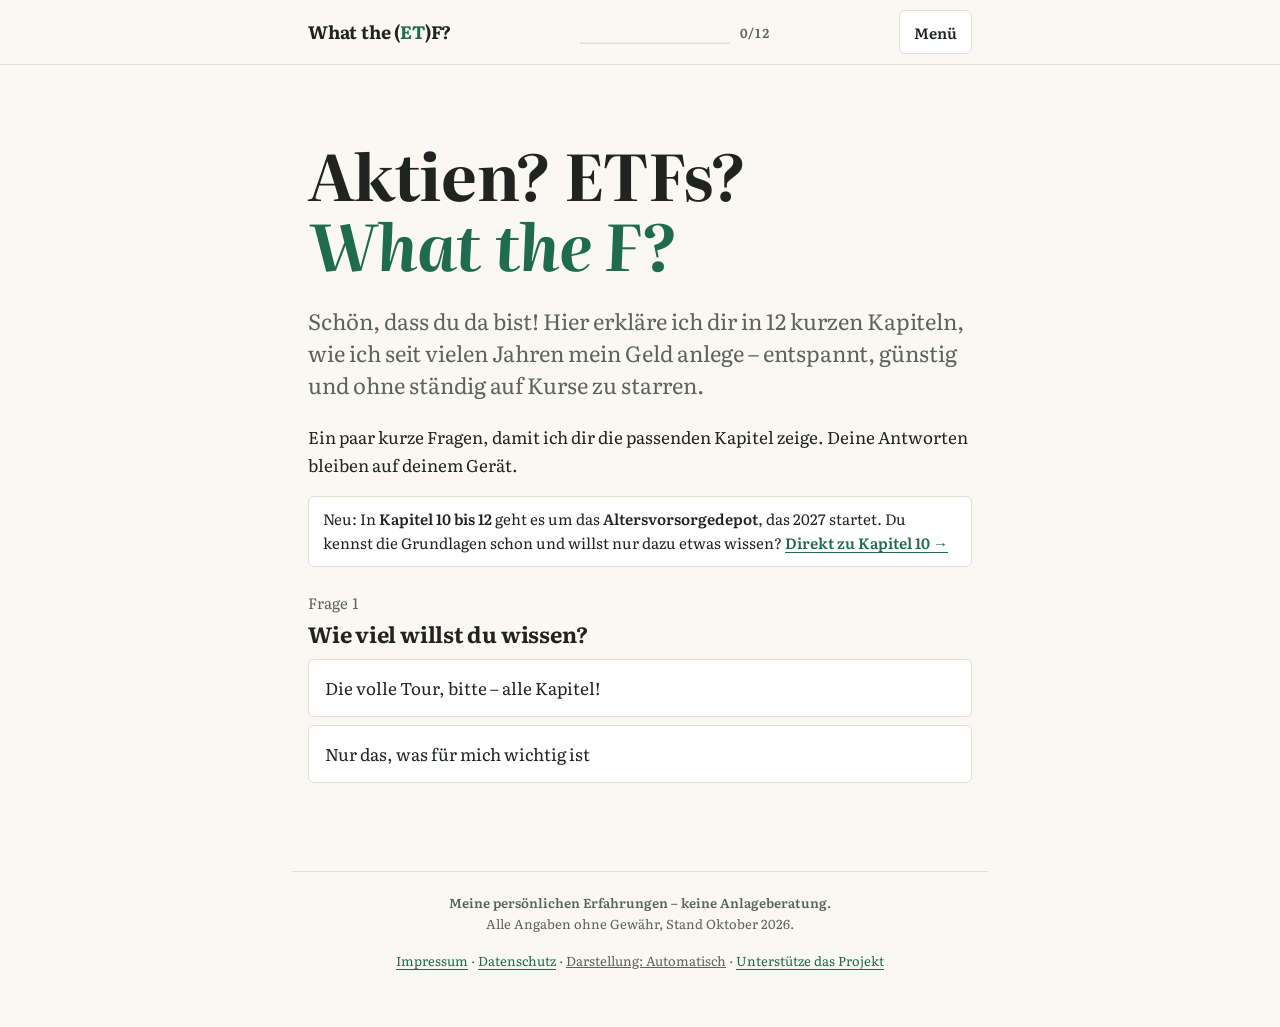
<file: index.html>
<!doctype html>
<html lang="de">
<head>
  <meta charset="utf-8">
  <meta name="viewport" content="width=device-width, initial-scale=1">
  <title>What the (ET)F? – ETFs einfach erklärt</title>
  <meta name="description" content="Keine Angst vor dem Aktienmarkt: ETFs in 12 kurzen Kapiteln spielerisch erklärt – von einem Freund, nicht von einer Bank.">
  <meta name="theme-color" content="#FBF8F3" media="(prefers-color-scheme: light)">
  <meta name="theme-color" content="#151916" media="(prefers-color-scheme: dark)">
  <meta property="og:type" content="website">
  <meta property="og:title" content="What the (ET)F?">
  <meta property="og:description" content="ETFs in 12 kurzen Kapiteln – ehrlich, verständlich und ohne Verkaufsgespräch.">
  <meta property="og:url" content="https://whattheetf.de/">
  <meta property="og:image" content="https://whattheetf.de/og-image.png">
  <meta property="og:image:width" content="1200">
  <meta property="og:image:height" content="630">
  <meta name="twitter:card" content="summary_large_image">
  <meta property="og:locale" content="de_DE">
  <link rel="icon" href="favicon.ico" sizes="48x48">
  <link rel="icon" href="favicon.svg" type="image/svg+xml">
  <link rel="apple-touch-icon" href="apple-touch-icon.png">
  <link rel="preload" href="fonts/literata.woff2" as="font" type="font/woff2" crossorigin>
  <link rel="stylesheet" href="css/style.css">
  <script>document.documentElement.classList.add('js');try{const t=localStorage.getItem('wtetf:theme');if(t)document.documentElement.dataset.theme=t}catch(e){}</script>
  <script type="module" src="js/app.js"></script>
</head>
<body>
  <a class="skip" href="#main">Zum Inhalt springen</a>

  <header class="topbar">
    <div class="topbar-inner">
      <a class="logo" href="#kapitel-0" aria-label="What the (ET)F? – zum Anfang">What the (<span>ET</span>)F?</a>
      <div class="progress" role="progressbar" aria-label="Fortschritt" aria-valuemin="0" aria-valuemax="100" aria-valuenow="0" aria-valuetext="Check-in">
        <svg viewBox="0 0 100 10" preserveAspectRatio="none" aria-hidden="true"><line class="progress-track" x1="0" y1="9" x2="100" y2="9"/><polyline class="progress-line" points="0,9"/></svg>
        <span class="progress-count" data-count aria-hidden="true">0/11</span>
      </div>
      <button class="menu-btn" type="button" aria-controls="toc" aria-expanded="false">Menü</button>
    </div>
  </header>

  <nav id="toc" class="toc" hidden aria-label="Menü">
    <a class="toc-jump" href="#naechste-schritte" data-jump><span>Direkt zu den 3 Schritten&nbsp;→</span><small>Depot eröffnen, Sparplan einrichten – zum Abhaken auf der letzten Seite</small></a>
    <p class="toc-label">Kapitel</p>
    <ol></ol>
    <fieldset class="theme-pick">
      <legend class="toc-label">Darstellung</legend>
      <label><input type="radio" name="theme" value="auto" checked><span>Automatisch</span></label>
      <label><input type="radio" name="theme" value="light"><span>Hell</span></label>
      <label><input type="radio" name="theme" value="dark"><span>Dunkel</span></label>
    </fieldset>
    <button class="link-btn" type="button" data-reset><span aria-hidden="true">↺&nbsp;</span>Antworten und Fortschritt zurücksetzen</button>
  </nav>

  <main id="main">
    <div class="consent" data-consent hidden>
      <h2 id="consent-title" tabindex="-1">Kurz vorab</h2>
      <p>Was du hier liest, sind <strong>meine persönlichen Erfahrungen und meine Meinung</strong> – keine Anlageberatung und keine Empfehlung, ein bestimmtes Produkt zu kaufen. Geldanlage an der Börse ist mit Risiken verbunden, bis hin zum Verlust.</p>
      <div class="btn-row">
        <button class="btn btn-primary" type="button" data-consent-ok>Verstanden, zum Kapitel</button>
        <a class="btn" href="#kapitel-0">Lieber mit dem Check-in starten</a>
      </div>
    </div>

    <!-- 0 · Check-in -->
    <section class="chapter" id="kapitel-0" data-title="Check-in">
      <h1 tabindex="-1">Aktien? ETFs?<br><em>What the F?</em></h1>
      <p class="lead">Schön, dass du da bist! Hier erkläre ich dir in 12 kurzen Kapiteln, wie ich seit vielen Jahren mein Geld anlege – entspannt, günstig und ohne ständig auf Kurse zu starren.</p>
      <p>Ein paar kurze Fragen, damit ich dir die passenden Kapitel zeige. Deine Antworten bleiben auf deinem Gerät.</p>
      <p class="shortcut">Neu: In <strong>Kapitel 10 bis 12</strong> geht es um das <strong>Altersvorsorgedepot</strong>, das 2027 startet. Du kennst die Grundlagen schon und willst nur dazu etwas wissen? <a href="#kapitel-10">Direkt zu Kapitel 10&nbsp;→</a></p>

      <form class="checkin" id="checkin" novalidate autocomplete="off">
        <p class="checkin-progress" data-stepinfo aria-live="polite" hidden></p>
        <fieldset data-step="tour">
          <legend tabindex="-1">Wie viel willst du wissen?</legend>
          <label class="choice"><input type="radio" name="tour" value="voll" required><span>Die volle Tour, bitte – alle Kapitel!</span></label>
          <label class="choice"><input type="radio" name="tour" value="kurz"><span>Nur das, was für mich wichtig ist</span></label>
        </fieldset>
        <fieldset data-step="level">
          <legend tabindex="-1">Wie gut kennst du dich aus?</legend>
          <label class="choice"><input type="radio" name="level" value="neu" required><span>Börse? Hab ich nur in den Nachrichten gehört.</span></label>
          <label class="choice"><input type="radio" name="level" value="grob"><span>Grob schon mal gehört, aber nie gemacht.</span></label>
          <label class="choice"><input type="radio" name="level" value="depot"><span>Ich hab schon ein Depot und will’s richtig machen.</span></label>
        </fieldset>
        <fieldset data-step="goal">
          <legend tabindex="-1">Wofür willst du anlegen? <small class="multi-hint">Mehrfachauswahl möglich</small> <small class="opt-hint" hidden>(optional, für persönliche Tipps)</small></legend>
          <label class="choice"><input type="checkbox" name="goal" value="rente"><span>Für meine Rente</span></label>
          <label class="choice"><input type="checkbox" name="goal" value="kinder"><span>Für meine Kinder</span></label>
          <label class="choice"><input type="checkbox" name="goal" value="vermoegen"><span>Einfach Vermögen aufbauen</span></label>
        </fieldset>
        <fieldset data-step="worry">
          <legend tabindex="-1">Was hält dich bisher ab? <small class="opt-hint" hidden>(optional, für persönliche Tipps)</small></legend>
          <label class="choice"><input type="radio" name="worry" value="verlust" required><span>Angst, Geld zu verlieren</span></label>
          <label class="choice"><input type="radio" name="worry" value="kompliziert"><span>Klingt kompliziert</span></label>
          <label class="choice"><input type="radio" name="worry" value="zeit"><span>Keine Zeit, mich damit zu beschäftigen</span></label>
          <label class="choice"><input type="radio" name="worry" value="geld"><span>Ich hab zu wenig Geld dafür</span></label>
          <label class="choice"><input type="radio" name="worry" value="nichts"><span>Nichts – ich will mein Wissen auffrischen</span></label>
        </fieldset>

        <div class="checkin-final" data-step="final">
        <div class="disclaimer-box">
          <h2 tabindex="-1">Kurz, aber wichtig</h2>
          <p>Ich bin kein Finanzberater. Das hier ist <strong>meine Erfahrung und meine Meinung</strong> – keine Anlageberatung. Geldanlage birgt Risiken, bis hin zum Verlust.</p>
          <details class="more">
            <summary>Der ganze Hinweis</summary>
            <p>Was du hier liest, ist keine Empfehlung, ein bestimmtes Produkt zu kaufen. Alle Zahlen sind sorgfältig recherchiert (Stand Oktober 2026), aber ohne Gewähr. Bitte informiere dich zusätzlich selbst und entscheide eigenverantwortlich.</p>
          </details>
          <label class="check"><input type="checkbox" name="disclaimer" required><span>Verstanden – das hier ist Erfahrung, keine Beratung.</span></label>
        </div>

        <p class="checkin-error" id="checkin-error" data-error role="alert" hidden></p>
        <button class="btn btn-primary" type="submit" aria-disabled="true" aria-describedby="start-hint"><span>Los geht’s&nbsp;→</span></button>
        <p class="start-hint" id="start-hint" aria-live="polite">Setz zuerst den Haken bei „Verstanden“.</p>
        </div>
        <div class="checkin-nav" hidden>
          <button class="link-btn" type="button" data-step-next>Weiter&nbsp;→</button>
          <button class="link-btn" type="button" data-step-skip>Überspringen&nbsp;→</button>
          <button class="link-btn" type="button" data-step-back>← Zurück</button>
        </div>
      </form>
    </section>

    <!-- 1 · Warum überhaupt? -->
    <section class="chapter" id="kapitel-1" data-title="Warum überhaupt?">
      <div class="personal" data-personal hidden></div>
      <h2 tabindex="-1">Warum überhaupt investieren?</h2>
      <p class="lead">Weil Nichtstun auch etwas kostet – nur leiser.</p>
      <p>Jedes Jahr werden Brötchen, Miete und Urlaub ein bisschen teurer. Das nennt sich Inflation. Liegt dein Geld auf dem Girokonto oder Sparbuch, steht da zwar immer die gleiche Zahl – aber du kannst dir jedes Jahr weniger dafür kaufen.</p>
      <p>Unternehmen dagegen wachsen, erfinden Neues und verdienen Geld. Wenn du Anteile an ihnen besitzt, wächst dein Geld mit. Weltweit haben Aktien seit 1900 im Schnitt rund <strong>5 % pro Jahr <em>über</em> der Inflation</strong> gebracht – vor Inflation waren es fast 10 %. Kein Sparbuch der Welt kommt da mit.</p>
      <p>Und dann ist da noch die Rente. Die gesetzliche Rente ist nur eine von <strong>drei Säulen</strong> – neben betrieblicher und privater Vorsorge – und war nie dafür gedacht, deinen Lebensstandard allein zu halten. Das Rentenniveau liegt bei rund 48 % eines Durchschnittslohns. Die Lücke zu deinem heutigen Einkommen musst du selbst füllen, und dafür ist langfristiges ETF-Sparen wie gemacht: Du hast Jahrzehnte Zeit, und genau die braucht der Zinseszins.</p>

      <div class="widget" data-widget="inflation">
        <h3 class="widget-title">Was sind 10.000 € in … wert?</h3>
        <label class="slider">
          <span>Jahre: <output data-out="years">20</output></span>
          <input type="range" min="1" max="40" value="20" data-in="years">
        </label>
        <div class="bars" data-bars></div>
        <p class="fineprint">Kaufkraft in heutigem Geld. Annahmen: 2 % Inflation, Sparbuch 1 % Zinsen, Welt-ETF 7 % pro Jahr – bewusst vorsichtiger als der historische Schnitt von fast 10 %, keine Garantie.</p>
      </div>

      <p class="aha"><strong>Aha:</strong> Sicher ist das Sparbuch nur in einer Hinsicht – dass es langsam an Wert verliert.</p>
    </section>

    <!-- 2 · Was ist ein ETF? -->
    <section class="chapter" id="kapitel-2" data-title="Was ist ein ETF?">
      <h2 tabindex="-1">Was ist ein ETF?</h2>
      <p class="lead">Stell dir einen Obstkorb vor, statt eines einzelnen Apfels.</p>
      <p>Ein <strong>ETF</strong> (Exchange Traded Fund) ist ein Fonds, den du an der Börse kaufen kannst. Er kauft automatisch alle Firmen eines Index nach – zum Beispiel des <strong>MSCI World</strong> mit rund 1.250 großen Unternehmen aus 23 Industrieländern. Mit einem einzigen Kauf besitzt du also ein winziges Stück von Apple, Nestlé, Toyota, SAP und über tausend weiteren. Jede Firma ist ein Stück Obst – der ETF ist der ganze Korb.</p>
      <p>Niemand entscheidet da nach Bauchgefühl, was gekauft wird. Der ETF bildet den Index einfach nach. Deshalb ist er so <strong>günstig</strong> und so <strong>berechenbar</strong>.</p>
      <p>Und weil er an der Börse gehandelt wird, ist dein Geld nicht eingesperrt: Anders als beim Festgeld kannst du jederzeit verkaufen, und das Geld ist in der Regel nach zwei Bankarbeitstagen auf deinem Konto. Das ist ein gutes Gefühl, aber kein Grund, es auch zu tun. Dazu mehr in <a href="#kapitel-3">Kapitel 3</a>.</p>

      <div class="widget" data-widget="basket">
        <h3 class="widget-title">Was passiert, wenn eine Firma pleitegeht – also ein Apfel faulig wird?</h3>
        <div class="basket-grid">
          <div class="basket-col">
            <p class="basket-label">Du hast nur <strong>einen Apfel</strong> <span class="basket-eq">(=&nbsp;eine einzelne Aktie)</span></p>
            <svg class="single" data-single viewBox="0 0 120 120" aria-hidden="true"></svg>
            <p class="basket-value" data-single-value>10.000 €</p>
            <p class="basket-result bad" data-single-result aria-live="polite"></p>
          </div>
          <div class="basket-col">
            <p class="basket-label">Du hast einen <strong>Obstkorb</strong> <span class="basket-eq">(=&nbsp;einen Welt-ETF)</span></p>
            <svg class="fruit-basket" data-basket viewBox="0 0 260 200" aria-hidden="true"></svg>
            <p class="basket-value" data-basket-value>10.000 €</p>
            <p class="basket-result good" data-basket-result aria-live="polite"></p>
          </div>
        </div>
        <button class="btn btn-primary btn-block" type="button" data-crash>Probier’s aus: Lass eine Firma pleitegehen&nbsp;→</button>
      </div>

      <p>Klar: Eine einzelne Aktie <em>kann</em> auch mal viel besser laufen als der Markt. Aber genauso kann sie faulig werden – durch einen Skandal (VW-Diesel), Betrug (Wirecard) oder einfach ein überholtes Geschäftsmodell. Hast du nur diesen einen Apfel und er wird faulig, ist dein Geld weg. Im Korb fällt ein fauliger Apfel dagegen kaum auf, und die vielen anderen reifen weiter. Anders als in der Obstschale steckt er die anderen übrigens nicht an: Fliegt eine Firma raus, nimmt der Index einfach eine andere auf.</p>
      <p class="aha"><strong>Aha:</strong> Du musst nicht wissen, welche Firma gewinnt. Du kaufst einfach alle.</p>
    </section>

    <!-- 3 · Crash -->
    <section class="chapter" id="kapitel-3" data-title="Und wenn’s crasht?">
      <h2 tabindex="-1">Und wenn’s crasht?</h2>
      <p class="lead">Dann bleibst du sitzen. Das ist der ganze Trick.</p>
      <p>Kurse schwanken. Manchmal heftig. Das gehört dazu und ist genau der Grund, warum es langfristig mehr Rendite gibt als auf dem Sparbuch. Lass uns das am härtesten Test der letzten Jahre durchspielen: der Corona-Pandemie.</p>

      <div class="widget" data-widget="crash">
        <h3 class="widget-title">Du hast am 1.&nbsp;Januar 2020 10.000&nbsp;€ in einen MSCI-World-ETF gesteckt …</h3>
        <svg class="chart" viewBox="0 0 320 160" role="img" aria-label="Verlauf des MSCI World 2020 bis 2021" data-chart></svg>
        <div class="crash-step" data-step="1">
          <p>… und dann kommt der März 2020. Die Welt steht still, Lieferketten reißen, die Nachrichten überschlagen sich. Dein Depot zeigt nur noch <strong>ca. 7.200 €</strong>. Was tust du?</p>
          <div class="btn-row">
            <button class="btn" type="button" data-choice="sell">Alles verkaufen, bevor es schlimmer wird</button>
            <button class="btn" type="button" data-choice="hold">Nichts tun. Liegen lassen.</button>
          </div>
        </div>
        <p class="widget-result" data-result tabindex="-1"></p>
        <p class="fineprint">Gerundete Näherung des MSCI World in Euro inkl. wiederangelegter Dividenden. Vergangene Entwicklung ist keine Garantie für die Zukunft.</p>
      </div>

      <p>Viele Verluste an der Börse entstehen nicht durch Crashs, sondern durch <strong>Panikverkäufe während der Crashs</strong>. Wer verkauft, macht den Buchverlust zu einem echten Verlust – und verpasst meistens die Erholung, die oft schneller kommt als gedacht.</p>
      <div class="widget" data-widget="horizon">
        <h3 class="widget-title">Wie lange bleibst du dabei?</h3>
        <label class="slider">
          <span>Anlagedauer: <output data-out="years">15 Jahre</output></span>
          <input type="range" min="0" max="6" value="3" data-in="step" aria-label="Anlagedauer">
        </label>
        <svg class="chart" viewBox="0 0 320 70" role="img" aria-label="Spanne der jährlichen Renditen" data-chart></svg>
        <dl class="stats">
          <div><dt>Schlechtester Fall</dt><dd data-stat="min"></dd></div>
          <div><dt>Durchschnitt</dt><dd data-stat="avg"></dd></div>
          <div><dt>Bester Fall</dt><dd data-stat="max"></dd></div>
        </dl>
        <p class="widget-result" data-result></p>
        <p class="fineprint">Rendite pro Jahr eines MSCI-World-Sparplans über alle historischen Zeiträume der jeweiligen Länge. Quelle: Deutsches Aktieninstitut, Renditedreieck MSCI World, Stand 31.12.2024. Ohne Kosten, Steuern und Inflation. Keine Garantie für die Zukunft.</p>
      </div>

      <p>Deshalb mein wichtigster Tipp: Leg nur Geld an, das du mindestens 10 Jahre nicht brauchst. Halte daneben ein Notfallpolster von etwa drei Monatsausgaben auf dem Tagesgeldkonto. Dann kann dir ein Crash egal sein.</p>
      <p class="aha"><strong>Aha:</strong> „Time in the market beats timing the market.“ Lange dabei sein schlägt den perfekten Zeitpunkt.</p>
    </section>

    <!-- 4 · Zinseszins -->
    <section class="chapter" id="kapitel-4" data-title="Die Magie: Zinseszins">
      <h2 tabindex="-1">Die Magie: Zinseszins</h2>
      <p class="lead">Dein Geld verdient Geld. Und dieses Geld verdient wieder Geld.</p>
      <p>Wir Menschen sind schlecht darin, uns exponentielles Wachstum vorzustellen. Am Anfang passiert scheinbar wenig, nach 20, 30 Jahren aber explodiert die Kurve. Probier’s selbst aus:</p>

      <div class="widget" data-widget="calc">
        <h3 class="widget-title">ETF-Sparplan-Rechner</h3>
        <p class="calc-headline" data-headline aria-live="polite"></p>
        <div class="calc-inputs">
          <label class="slider">
            <span>Monatlich: <output data-out="monthly">200 €</output></span>
            <input type="range" min="25" max="1000" step="25" value="200" data-in="monthly">
          </label>
          <label class="slider">
            <span>Laufzeit: <output data-out="years">20 Jahre</output></span>
            <input type="range" min="1" max="45" value="20" data-in="years">
          </label>
          <label class="slider">
            <span>Rendite pro Jahr: <output data-out="rate">7 %</output></span>
            <input type="range" min="0" max="10" step="0.5" value="7" data-in="rate">
          </label>
        </div>
        <svg class="chart" viewBox="0 0 320 180" role="img" aria-label="Wachstum des Sparplans" data-chart></svg>
        <div class="legend"><span><i class="key key-paid"></i>Selbst eingezahlt</span><span><i class="key key-gain"></i>Kursgewinne</span></div>
        <label class="check band-toggle"><input type="checkbox" data-band><span>Spanne 4–9&nbsp;% einblenden</span></label>
        <dl class="stats">
          <div><dt>Endbetrag</dt><dd data-stat="total"></dd></div>
          <div><dt>Eingezahlt</dt><dd data-stat="paid"></dd></div>
          <div><dt>Kursgewinne</dt><dd data-stat="gains"></dd></div>
        </dl>
        <p class="widget-result" data-result></p>
        <p class="fineprint">Modellrechnung mit gleichbleibender Rendite, vor Steuern und Kosten. Echte Märkte schwanken – die Spanne zeigt eine pessimistische (4 %) und optimistische (9 %) Variante.</p>
      </div>

      <p>Wichtig für den Zinseszins: Die Erträge müssen <strong>im Topf bleiben</strong>. Darum mag ich <em>thesaurierende</em> ETFs – die legen Dividenden automatisch wieder an. Dazu gleich mehr.</p>
      <p class="aha"><strong>Aha:</strong> Der größte Hebel ist nicht die Höhe der Rate, sondern die Zeit. Früh anfangen schlägt viel einzahlen.</p>
    </section>

    <!-- 5 · Welcher ETF? -->
    <section class="chapter" id="kapitel-5" data-title="Welcher ETF?">
      <h2 tabindex="-1">Welcher ETF?</h2>
      <p class="lead">Es gibt tausende ETFs. Du brauchst genau einen.</p>

      <div class="card mine">
        <h3>Zwei gute Kandidaten – such dir <em>einen</em> aus</h3>
        <p>Beide erfüllen die vier Kriterien, auf die es ankommt: <strong>breit gestreut, günstig, thesaurierend</strong> (das „Acc“ im Namen) <strong>und groß</strong>. Sie stammen von zwei verschiedenen Anbietern und sind bei fast jedem Broker als Sparplan zu haben. Du brauchst nur einen davon.</p>
        <div class="etf-table" role="table" aria-label="Zwei Welt-ETFs zur Auswahl">
          <div role="row" class="etf-row">
            <div role="cell"><strong>Vanguard FTSE All-World (Acc)</strong><br><span class="mono">WKN A2PKXG · ISIN IE00BK5BQT80</span></div>
            <div role="cell"><span class="etf-facts">ca. 3.700 Firmen · Kosten 0,14&nbsp;% pro Jahr · Industrie- + Schwellenländer</span></div>
          </div>
          <div role="row" class="etf-row">
            <div role="cell"><strong>iShares Core MSCI World (Acc)</strong><br><span class="mono">WKN A0RPWH · ISIN IE00B4L5Y983</span></div>
            <div role="cell"><span class="etf-facts">ca. 1.250 Firmen · Kosten 0,20&nbsp;% pro Jahr · nur Industrieländer</span></div>
          </div>
        </div>
        <p><strong>Welchen?</strong> Willst du die ganze Welt inklusive Schwellenländern wie China und Indien, nimm den All-World. Reichen dir die Industrieländer, nimm den MSCI World. Beides ist eine gute Wahl. Wichtiger als die Entscheidung ist, dass du anfängst.</p>
        <p class="fineprint">Das sind Beispiele, die ich guten Gewissens nennen würde, keine Anlageberatung. Ich verdiene an keinem der Anbieter etwas. Es gibt gleichwertige Alternativen anderer Anbieter, teils sogar noch günstiger.</p>
      </div>

      <details class="more">
        <summary>Die vier Kriterien – und warum nicht beide?</summary>
        <p><strong>Warum nicht beide?</strong> Mehrere Welt-ETFs bringen kaum zusätzliche Streuung, weil sie zu großen Teilen die gleichen Firmen enthalten. Sie machen das Depot nur unübersichtlicher. Ich selbst habe tatsächlich beide, aber das ist historisch gewachsen. Wer neu startet, nimmt einen.</p>
        <p><strong>Breit gestreut.</strong> Ein Index über die ganze Welt mit tausenden Firmen, vielen Ländern und Branchen. Der <strong>MSCI World</strong> deckt Industrieländer ab (ca. 1.250 Firmen). <strong>FTSE All-World</strong> oder <strong>MSCI ACWI</strong> nehmen zusätzlich Schwellenländer wie China, Indien und Brasilien mit. Finger weg von Nischen wie nur DAX, nur „Green Energy“ oder nur KI: höheres Risiko, ohne dass du dafür mehr Rendite erwarten kannst.</p>
        <p><strong>Günstig.</strong> Achte auf die <strong>TER</strong> (Total Expense Ratio), die laufenden Kosten pro Jahr. Gute Welt-ETFs liegen bei <strong>0,05–0,25&nbsp;%</strong>. Aktiv gemanagte Fonds von der Bank kosten oft 1,5–2&nbsp;% – und schlagen den Markt langfristig in den allermeisten Fällen trotzdem nicht. Über 30 Jahre können die Mehrkosten zehntausende Euro ausmachen.</p>
        <p><strong>Thesaurierend.</strong> Dividenden werden automatisch wieder angelegt, und der Zinseszins läuft von allein. <strong>Ausschüttend</strong> heißt: Die Dividenden landen auf deinem Konto. Das fühlt sich schön an, aber du musst sie selbst wieder anlegen. Für den langfristigen Vermögensaufbau finde ich thesaurierend einfacher.</p>
        <p><strong>Groß und bewährt.</strong> Ein Fondsvolumen von mehreren Milliarden Euro und einige Jahre Historie sprechen dafür, dass der ETF nicht plötzlich geschlossen wird. Bei den großen Welt-ETFs ist das kein Thema.</p>
      </details>

      <p class="aha"><strong>Aha:</strong> Langweilig ist hier ein Kompliment. Ein Welt-ETF, ein Sparplan, fertig.</p>
    </section>

    <!-- 6 · Was kann schiefgehen? -->
    <section class="chapter" id="kapitel-6" data-title="Was kann schiefgehen?">
      <h2 tabindex="-1">Was kann schiefgehen?</h2>
      <p class="lead">Ehrlich gesagt: Auch ein Welt-ETF ist kein Sparbuch.</p>
      <p>Hier sind die fünf Sorgen, die fast jeder am Anfang hat. Deck sie nacheinander auf – und schau, was davon übrig bleibt.</p>

      <div class="worries" data-widget="worries">
        <div class="worries-head">
          <p class="worries-count" data-worries-count aria-live="polite">0 von 5 Sorgen angesehen</p>
          <div class="worry-bar" aria-hidden="true"><i></i><i></i><i></i><i></i><i></i></div>
        </div>
        <article class="worry">
          <h3 class="worry-q"><button class="worry-btn" type="button" aria-expanded="false" aria-controls="sorge-1">Was, wenn der ETF-Anbieter pleitegeht?</button></h3>
          <div class="worry-a" id="sorge-1" hidden>
            <p class="worry-tag">Unbegründet</p>
            <p>Dann ist dein Geld trotzdem sicher. ETFs sind gesetzlich <strong>Sondervermögen</strong>: Die Aktien gehören den Anlegern, nicht dem Anbieter, werden getrennt verwahrt und fallen nicht in die Insolvenzmasse.</p>
          </div>
        </article>
        <article class="worry">
          <h3 class="worry-q"><button class="worry-btn" type="button" aria-expanded="false" aria-controls="sorge-2">Was, wenn es in den USA kracht?</button></h3>
          <div class="worry-a" id="sorge-2" hidden>
            <p class="worry-tag small">Kleiner, als du denkst</p>
            <p>Rund 72&nbsp;% des MSCI World stecken in US-Firmen – aber das ist echte Wertschöpfung: iPhones, Windows, die Google-Suche oder die Chips von Nvidia werden weltweit milliardenfach genutzt, wahrscheinlich auch von dir. Verlieren die USA an Bedeutung, sinkt ihr Anteil automatisch.</p>
            <p>Läuft es in den USA schlecht, spürst du das deutlich. Die Firmen verdienen ihr Geld aber auf der ganzen Welt, nicht nur in den USA. Wer breiter aufgestellt sein will, nimmt den FTSE All-World mit Schwellenländern.</p>
          </div>
        </article>
        <article class="worry">
          <h3 class="worry-q"><button class="worry-btn" type="button" aria-expanded="false" aria-controls="sorge-3">Was, wenn die Tech-Riesen abstürzen?</button></h3>
          <div class="worry-a" id="sorge-3" hidden>
            <p class="worry-tag small">Kleiner, als du denkst</p>
            <p>Der Index sortiert selbst aus: Wer schwächelt, verliert Gewicht, wer aufsteigt, bekommt mehr. Von den größten Firmen des Jahres 2000 sind heute viele nicht mehr in den Top 10.</p>
            <p>Die zehn größten Firmen machen gut ein Viertel des MSCI World aus, fast alle aus der Tech-Branche.</p>
          </div>
        </article>
        <article class="worry partial">
          <h3 class="worry-q"><button class="worry-btn" type="button" aria-expanded="false" aria-controls="sorge-4">Was, wenn es jahrelang nicht aufwärtsgeht?</button></h3>
          <div class="worry-a" id="sorge-4" hidden>
            <p class="worry-tag partial">Bleibt – aber beherrschbar</p>
            <p>Mit einem monatlichen Sparplan kaufst du in schwachen Phasen automatisch günstig nach und bist deutlich früher wieder im Plus.</p>
            <p>Nach dem Platzen der Dotcom-Blase 2000 (−54&nbsp;%) und der Finanzkrise 2008 (−48&nbsp;%) dauerte es insgesamt über 13 Jahre, bis der MSCI World wieder auf altem Höchststand war. Wer im Jahr 2000 alles auf einmal investiert hat, brauchte sehr viel Geduld. Darum lege ich nur Geld an, das ich lange nicht brauche.</p>
          </div>
        </article>
        <article class="worry">
          <h3 class="worry-q"><button class="worry-btn" type="button" aria-expanded="false" aria-controls="sorge-5">Was, wenn der Dollar abstürzt?</button></h3>
          <div class="worry-a" id="sorge-5" hidden>
            <p class="worry-tag small">Kleiner, als du denkst</p>
            <p>Die meisten Aktien im Index werden in Dollar gehandelt, ja. Aber Währungen schwanken in beide Richtungen und gleichen sich über lange Zeiträume oft aus.</p>
            <p>Steigt der Euro, sinkt der Wert deines ETFs in Euro, auch wenn die Aktien gleich bleiben. Zudem verdienen die Firmen ihr Geld in vielen Währungen.</p>
          </div>
        </article>
        <p class="worries-done" data-worries-done hidden>Alle fünf Sorgen angesehen. Eine ist unbegründet, drei werden kleiner, eine bleibt real – aber keine ist ein Grund, nicht anzufangen. Nur ein Grund, breit zu streuen und lange dabeizubleiben.</p>
      </div>

      <p class="aha"><strong>Aha:</strong> Kein Risiko verschwindet. Aber jedes wird kleiner, je breiter du streust und je länger du dabeibleibst.</p>
    </section>

    <!-- 7 · Fallen -->
    <section class="chapter" id="kapitel-7" data-title="Die Fallen">
      <h2 tabindex="-1">Die fünf Anfängerfallen</h2>
      <p class="lead">Tipp auf eine Karte, um zu sehen, warum sie dich Geld kostet.</p>

      <div class="flips">
        <button class="flip" type="button" aria-expanded="false">
          <span class="flip-front">„Ich warte auf den perfekten Einstieg.“<span class="flip-hint">Aufdecken ↻</span></span>
          <span class="flip-back"><span class="flip-back-q">„Ich warte auf den perfekten Einstieg.“</span>Den kennt niemand – auch Profis nicht. Wer wartet, verpasst oft die besten Tage. Mit einem monatlichen Sparplan kaufst du automatisch mal teuer, mal günstig.<span class="flip-hint">Zurückdrehen ↻</span></span>
        </button>
        <button class="flip" type="button" aria-expanded="false">
          <span class="flip-front">„Ich frag mal meinen Bankberater.“<span class="flip-hint">Aufdecken ↻</span></span>
          <span class="flip-back"><span class="flip-back-q">„Ich frag mal meinen Bankberater.“</span>Der ist meistens Verkäufer und lebt von Provisionen. Oft gibt es teure aktive Fonds mit Ausgabeaufschlag. Frag lieber direkt nach den Gesamtkosten – oder eröffne dein Depot selbst online.<span class="flip-hint">Zurückdrehen ↻</span></span>
        </button>
        <button class="flip" type="button" aria-expanded="false">
          <span class="flip-front">„Ich kauf lieber die eine Aktie, die alle kennen.“<span class="flip-hint">Aufdecken ↻</span></span>
          <span class="flip-back"><span class="flip-back-q">„Ich kauf lieber die eine Aktie, die alle kennen.“</span>Einzelaktien sind Wetten. Der ETF hält die Gewinner sowieso – ohne dass du raten musst, wer sie sind.<span class="flip-hint">Zurückdrehen ↻</span></span>
        </button>
        <button class="flip" type="button" aria-expanded="false">
          <span class="flip-front">„KI / Wasserstoff / Cannabis – das ist die Zukunft!“<span class="flip-hint">Aufdecken ↻</span></span>
          <span class="flip-back"><span class="flip-back-q">„KI / Wasserstoff / Cannabis – das ist die Zukunft!“</span>Themen-ETFs kauft man meist, wenn der Hype schon eingepreist ist. Sie sind teurer und schwanken stärker. Wenn ein Thema groß wird, steckt es ohnehin im Welt-ETF.<span class="flip-hint">Zurückdrehen ↻</span></span>
        </button>
        <button class="flip" type="button" aria-expanded="false">
          <span class="flip-front">„Ich buch erst mal ein Börsen-Seminar für 999&nbsp;€.“<span class="flip-hint">Aufdecken ↻</span></span>
          <span class="flip-back"><span class="flip-back-q">„Ich buch erst mal ein Börsen-Seminar für 999&nbsp;€.“</span>Brauchst du nicht. Alles Nötige gibt’s kostenlos – zum Beispiel beim Kanal „Finanzfluss“ auf YouTube. Wer dir Reichtum für Geld verspricht, verdient vor allem an dir.<span class="flip-hint">Zurückdrehen ↻</span></span>
        </button>
      </div>
      <p class="aha"><strong>Aha:</strong> Das Schwierigste am ETF-Sparen ist, nichts zu tun.</p>
    </section>

    <!-- 8 · Steuern -->
    <section class="chapter" id="kapitel-8" data-title="Steuern in einfach">
      <h2 tabindex="-1">Steuern – in einfach</h2>
      <p class="lead">Klingt schlimm, läuft aber fast komplett automatisch.</p>
      <p class="meta"><span class="badge" data-stand>Stand: Oktober 2026</span></p>
      <div class="card mine">
        <h3>Das Einzige, was du tun musst</h3>
        <p>Stell bei deinem Broker einen <strong>Freistellungsauftrag</strong>. Das ist ein Klick in der App. Damit bleiben <strong>1.000 € Gewinn pro Jahr</strong> steuerfrei (2.000 € für Verheiratete). Den Rest erledigt die Bank: Bei einem deutschen Depot zieht sie die Steuer automatisch ab, du musst nichts in die Steuererklärung schreiben.</p>
      </div>

      <h3>Wann zahlst du Steuern?</h3>
      <ol class="stations">
        <li class="station">
          <h4 class="station-title">Einzahlen</h4>
          <p class="tax-line"><span class="tax-tag">keine Steuer</span></p>
          <p>Steuern zahlst du nur auf Gewinne, nicht auf das, was du einzahlst.</p>
        </li>
        <li class="station">
          <h4 class="station-title">Wachsen lassen</h4>
          <p class="tax-line"><span class="tax-tag">kaum Steuer</span></p>
          <p>Gewinne entstehen steuerlich erst beim Verkauf. Ein thesaurierender ETF schüttet nichts aus, nur die kleine Vorabpauschale (siehe unten) kann anfallen.</p>
        </li>
        <li class="station">
          <h4 class="station-title">Verkaufen</h4>
          <p class="tax-line"><span class="tax-tag tax-yes">Steuer auf den Gewinn</span></p>
          <p>Relevant wird das Thema erst, wenn du später, etwa im Ruhestand, Anteile verkaufst.</p>
        </li>
      </ol>
      <p>Genau deshalb wollen wir ja möglichst lange nicht verkaufen: Solange du nicht verkaufst, realisierst du keine Gewinne, und dein Geld arbeitet ungeschmälert weiter.</p>

      <h3>Wie hoch ist die Steuer beim Verkauf?</h3>
      <dl class="stats">
        <div><dt>Gewinn pro Jahr frei</dt><dd>1.000 €</dd></div>
        <div><dt>Teilfreistellung (Aktien-ETFs)</dt><dd>30 %</dd></div>
        <div><dt>Abgeltungsteuer auf den Rest</dt><dd>26,4 %</dd></div>
      </dl>
      <p>Die 26,4 % schließen den Soli ein, gegebenenfalls kommt Kirchensteuer dazu. Bei Aktien-ETFs sind 30 % der Erträge von vornherein steuerfrei.</p>

      <h3>Die Vorabpauschale</h3>
      <p>Bei thesaurierenden ETFs wird jedes Jahr Anfang Januar ein kleiner Teil der Gewinne „vorab“ versteuert. Ein Beispiel: 10.000 € im Depot × Basiszins 3,2 % × 0,7 = 224 €, davon nach Teilfreistellung 156,80 € steuerpflichtig. Ohne Freibetrag wären das rund 41 € Steuer. Mit Freistellungsauftrag zahlst du dafür gar nichts, solange der steuerpflichtige Teil unter deinem Freibetrag bleibt.</p>
      <p>Sie fällt nur an, wenn dein ETF im Jahr gestiegen ist, und beim späteren Verkauf wird sie verrechnet. Du zahlst also nichts doppelt. Praktischer Tipp: Lass ein paar Euro auf dem Verrechnungskonto liegen, falls doch Steuer abgebucht wird.</p>
      <details class="more">
        <summary>Ab welchem Depotwert wird Steuer fällig?</summary>
        <p>Um den Freibetrag allein mit der Vorabpauschale auszuschöpfen, bräuchtest du beim Basiszins von 3,2 % rund <strong>64.000 € Depotwert für 1.000 €</strong> (Singles) bzw. <strong>128.000 € für 2.000 €</strong> (Verheiratete) – vorausgesetzt, du hast keine anderen Kapitalerträge. Erst darüber wird überhaupt Steuer fällig, und auch dann nur auf den Teil über dem Freibetrag.</p>
      </details>
      <p class="aha"><strong>Aha:</strong> Freistellungsauftrag stellen – damit hast du 90 % des Steuerthemas erledigt.</p>
    </section>

    <!-- 9 · Kinder -->
    <section class="chapter" id="kapitel-9" data-title="Für die Kinder">
      <h2 tabindex="-1">Für die Kinder anlegen</h2>
      <p class="lead">Bei Kindern ist der Zinseszins am stärksten – sie haben die meiste Zeit.</p>
      <p class="meta"><span class="badge" data-stand>Stand: Oktober 2026</span></p>
      <p>Schon 25 € im Monat ab Geburt können bis zum 18. Geburtstag ein ordentliches Startkapital ergeben. Und wenn das Kind später selbst weiterspart, wird es richtig spannend. Es gibt zwei Wege:</p>

      <div class="widget tabs" data-widget="tabs">
        <div class="tablist" role="tablist" aria-label="Depot-Optionen">
          <button role="tab" type="button" aria-selected="true" aria-controls="opt1" id="tab1">Depot auf das Kind</button>
          <button role="tab" type="button" aria-selected="false" aria-controls="opt2" id="tab2" tabindex="-1">Depot bei dir</button>
        </div>
        <div role="tabpanel" id="opt1" aria-labelledby="tab1">
          <p>Ein eigenes Kinderdepot auf den Namen des Kindes. Jede Einzahlung gehört rechtlich dem Kind.</p>
          <ul class="pros-cons">
            <li class="pro">Das Kind hat eigene Freibeträge: Sparerpauschbetrag und Grundfreibetrag. Die Erträge bleiben so meist komplett steuerfrei. Damit die Bank über 1.000 € hinaus nichts abzieht, beantragst du beim Finanzamt eine Nichtveranlagungs-Bescheinigung (NV-Bescheinigung).</li>
            <li class="pro">Klare Verhältnisse, volle Transparenz für das Kind.</li>
            <li class="con">Ab dem 18. Geburtstag kann das Kind frei über das Geld verfügen – egal, was vorher abgesprochen war.</li>
            <li class="con">Das Geld gehört dem Kind. Du darfst es nicht einfach für dich verwenden.</li>
            <li class="con">Bei sehr hohen Erträgen kann die kostenlose Familienversicherung des Kindes wegfallen. Bei normalen Sparplänen ist das kein Thema, aber gut zu wissen.</li>
            <li class="con">Das Depot zählt beim BAföG als Vermögen des Kindes. Was über 15.000 € liegt, wird angerechnet und kann den Anspruch kürzen oder ganz entfallen lassen.</li>
          </ul>
          <p class="mypick">Wir haben uns für diesen Weg entschieden – mit dem festen Plan, unseren Kindern bis dahin ordentlich Finanzwissen mitzugeben. Das ist aktuell unser Setup für beide Kinder.</p>
        </div>
        <div role="tabpanel" id="opt2" aria-labelledby="tab2" hidden>
          <p>Du sparst auf deinem eigenen (oder einem extra) Depot und überträgst die Anteile später, wenn du das Kind für bereit hältst – mit 18, 25 oder zur ersten Wohnung.</p>
          <ul class="pros-cons">
            <li class="pro">Du behältst die volle Kontrolle und entscheidest über den Zeitpunkt.</li>
            <li class="pro">Flexibel: Im Notfall bleibt das Geld deins.</li>
            <li class="con">Die Freibeträge des Kindes bleiben ungenutzt. Erträge laufen über deinen eigenen Freibetrag.</li>
            <li class="con">Die Übertragung ist eine Schenkung. Der Freibetrag liegt aber bei 400.000 € pro Elternteil und Kind alle 10 Jahre, das wird selten relevant.</li>
          </ul>
        </div>
      </div>

      <div class="card note">
        <h3>Geplant: die Frühstart-Rente</h3>
        <p>Der Bundestag hat im Oktober 2026 beschlossen, dass der Staat für Kinder von 6 bis 18 Jahren <strong>10 € pro Monat</strong> in ein Vorsorgedepot einzahlt. Die Zustimmung des Bundesrats steht noch aus, geplanter Start ist 2027. Das ersetzt keinen eigenen Sparplan, ist aber ein netter Bonus.</p>
        <p>Unterschätz ihn nicht: Das Geld bleibt bis zur Rente liegen, also rund 60 Jahre. Bei 8 % pro Jahr (etwa der historische Schnitt aus <a href="#kapitel-3">Kapitel 3</a>) werden aus den ersten 10 € in dieser Zeit gut 1.000 €. Eltern dürfen nach aktuellem Stand zusätzlich einzahlen, allerdings ohne Zulage. 1.000 € zum Start könnten so bis zur Rente auf über 100.000 € wachsen, vor Inflation und ohne Garantie.</p>
      </div>
      <p class="aha"><strong>Aha:</strong> Bei Kindern arbeitet die Zeit am längsten für dich – und ein Depot auf den Namen des Kindes nutzt zusätzlich dessen Freibeträge.</p>
    </section>

    <!-- 10 · Altersvorsorgedepot -->
    <section class="chapter" id="kapitel-10" data-title="Das neue Altersvorsorgedepot">
      <h2 tabindex="-1">Das neue Altersvorsorgedepot</h2>
      <p class="lead">Ab 2027 legt der Staat Geld dazu, wenn du fürs Alter in ETFs sparst.</p>
      <p class="meta"><span class="badge" data-stand>Stand: Oktober 2026</span></p>
      <p>Vielleicht hast du davon in den Nachrichten gehört: Ab dem <strong>1. Januar 2027</strong> gibt es das Altersvorsorgedepot. Es ersetzt die alte Riester-Rente für neue Verträge – aber diesmal ohne teure Garantien, und du kannst endlich ganz normale ETFs besparen. Das Gesetz ist beschlossen, und die ganze Finanz- und Versicherungsbranche wirbt schon jetzt um dich. Lass dich nicht hetzen: Das ist eine der wichtigsten Geldentscheidungen deines Lebens, und du kannst auch erst mal den Januar abwarten.</p>

      <div class="widget" data-widget="av">
        <h3 class="widget-title">Wie viel legt der Staat dazu?</h3>
        <label class="slider">
          <span>Dein Beitrag: <output data-out="monthly">150 €</output> pro Monat</span>
          <input type="range" min="0" max="570" step="5" value="150" data-in="monthly">
        </label>
        <label class="slider">
          <span>Kinder mit Kindergeld: <output data-out="kids">1</output></span>
          <input type="range" min="0" max="4" value="1" data-in="kids">
        </label>
        <label class="check"><input type="checkbox" data-in="under25"><span>Ich bin unter 25</span></label>
        <dl class="stats">
          <div><dt>Grundzulage</dt><dd data-stat="base"></dd></div>
          <div><dt>Kinderzulage</dt><dd data-stat="kids"></dd></div>
          <div><dt>Startbonus</dt><dd data-stat="starter"></dd></div>
        </dl>
        <p class="widget-result" data-result></p>
        <p class="fineprint">Regeln laut Altersvorsorgereformgesetz: 50 % Zulage auf die ersten 360 € im Jahr, 25 % auf den Teil bis 1.800 € (max. 540 €). Zulagen erst ab 120 € Eigenbeitrag im Jahr. Kinderzulage 1 € je 1 € Beitrag, bis 300 € pro Kind. Einzahlen kannst du bis 6.840 € im Jahr, gefördert werden davon aber nur 1.800 €.</p>
      </div>

      <p class="aha"><strong>Aha:</strong> Mit Kindern und kleinem Einkommen ist die Förderquote am höchsten – dann lohnt es sich besonders.</p>
    </section>

    <!-- 11 · Freies Depot oder Altersvorsorgedepot -->
    <section class="chapter" id="kapitel-11" data-title="Freies Depot oder Altersvorsorgedepot?">
      <h2 tabindex="-1">Freies ETF-Depot oder Altersvorsorgedepot?</h2>
      <p class="lead">Die Zulagen sind verlockend, aber das Geld ist gebunden.</p>
      <p class="meta"><span class="badge" data-stand>Stand: Oktober 2026</span></p>
      <div class="compare" role="table" aria-label="Vergleich">
        <div role="row" class="compare-head"><span role="columnheader"></span><span role="columnheader">Freies ETF-Depot</span><span role="columnheader">Altersvorsorgedepot</span></div>
        <div role="row"><span role="rowheader">Zugriff aufs Geld</span><span role="cell" class="good">jederzeit</span><span role="cell" class="bad">erst ab 65 (oder früherer Rentenbeginn)</span></div>
        <div role="row"><span role="rowheader">Geld vom Staat</span><span role="cell">nein</span><span role="cell" class="good">Zulagen, siehe oben</span></div>
        <div role="row"><span role="rowheader">Steuern beim Sparen</span><span role="cell">kaum – nur die Vorabpauschale über dem Freibetrag</span><span role="cell" class="good">keine</span></div>
        <div role="row"><span role="rowheader">Steuern bei Auszahlung</span><span role="cell" class="good">Abgeltungsteuer nur auf die Gewinne</span><span role="cell">gesamte Auszahlung zum persönlichen Steuersatz</span></div>
        <div role="row"><span role="rowheader">Auszahlung</span><span role="cell" class="good">wie du willst</span><span role="cell">lebenslange Rente oder Auszahlplan bis mindestens 85, max. 30 % auf einmal</span></div>
      </div>
      <p><strong>Wo ist der Haken?</strong> Du bist weniger flexibel. Wer vorzeitig ans Geld will, muss die Zulagen grundsätzlich zurückzahlen.</p>
      <h3>Die Ausnahme: die eigene Immobilie</h3>
      <p>Die selbst genutzte Immobilie. Für Kauf, Bau oder die Tilgung des Hauskredits und in Grenzen auch für einen barrierereduzierenden Umbau oder eine energetische Sanierung darfst du Geld entnehmen, ohne die Förderung zu verlieren. Nicht jeder Anbieter muss das anbieten.</p>
      <h3>Steuern im Alter</h3>
      <p>Du versteuerst die <em>ganze</em> Auszahlung mit deinem persönlichen Steuersatz, nicht nur die Gewinne. Unterm Strich rechnet es sich dank Zulagen trotzdem meist etwas besser als ein ungeförderter Sparplan – wenn die Kosten niedrig sind. Dazu gleich mehr.</p>
      <h3>Die große Unbekannte</h3>
      <p>Wie hoch dein persönlicher Steuersatz im Ruhestand sein wird, weiß heute niemand. Das hängt von deiner Rente, deinen anderen Einkünften und künftigen Reformen ab. Aber auch die Abgeltungsteuer im freien Depot ist nur heute fest: In 30 Jahren kann sie genauso anders aussehen. Jede Form der Altersvorsorge ist damit auch eine kleine Wette auf das Steuerrecht von morgen.</p>
      <p class="aha"><strong>Aha:</strong> Das Altersvorsorgedepot lohnt sich für die Zulagen, das freie Depot bleibt für alles, an das du jederzeit herankommen willst.</p>
    </section>

    <!-- 12 · Altersvorsorgedepot: wo und wie -->
    <section class="chapter" id="kapitel-12" data-title="Altersvorsorgedepot: wo und wie?">
      <h2 tabindex="-1">Altersvorsorgedepot: wo und wie?</h2>
      <p class="lead">Alle werben mit der Förderung. Kaum einer mit den Kosten.</p>
      <p class="meta"><span class="badge" data-stand>Stand: Oktober 2026</span></p>
      <p>Beim Altersvorsorgedepot brauchst du keinen teuren Versicherungsmantel und keinen Berater mehr. Genau deshalb entscheiden die Kosten, wie viel am Ende bei dir ankommt. Bei 150 € im Monat über 30 Jahre (7 % pro Jahr) machen schon <strong>0,2 % weniger Kosten rund 6.300 €</strong> aus. Ein gemanagter Fonds mit 1,5 % Kosten kostet dich in derselben Zeit über 40.000 €.</p>

      <div class="card mine">
        <h3>So würde ich es machen</h3>
        <p><strong>Wo:</strong> Nicht bei der Hausbank oder der Versicherung deines Vertrauens, sondern bei einem günstigen Neobroker.</p>
        <p>Die beiden Vorreiter sind <strong>Trade Republic</strong> und <strong>Scalable Capital</strong>: keine Depot- und Sparplangebühren, und bei ausgewählten ETFs werden sogar die laufenden Fondskosten erstattet. Bei Trade Republic gilt das für rund 50 ETFs, darunter den in <a href="#kapitel-5">Kapitel 5</a> erwähnten <strong>iShares Core MSCI World</strong> (WKN A0RPWH). Günstiger als gratis gibt es nicht, weshalb ich die Kombination aus Trade Republic und diesem ETF für die günstigste halte.</p>
        <p><strong>Was:</strong> Nimm nicht das vorgefertigte Standardprodukt, sondern wähl selbst einen breiten Welt-ETF, zum Beispiel einen der beiden aus <a href="#kapitel-5">Kapitel 5</a>.</p>
        <p>Solange die Rente noch Jahrzehnte entfernt ist, würde ich komplett auf Aktien setzen. Über sicherere Bausteine wie Anleihen kannst du dir Gedanken machen, wenn die Rente näher rückt.</p>
        <p><strong>Wie viel:</strong> 150 € im Monat, denn damit holst du die volle Grundzulage. Mehr darfst du einzahlen, gefördert wird es aber nicht.</p>
        <p class="fineprint">Keine Provision, keine Werbung: Ich bekomme von keinem Anbieter Geld. Die Kostenerstattung ist eine freiwillige Zusage der Anbieter, keine vertragliche Garantie. Prüf die Konditionen vor dem Abschluss.</p>
      </div>

      <h3>Zwei Extras, die viele übersehen</h3>
      <p><strong>Geld zurück vom Finanzamt:</strong> Deine Beiträge (bis 1.800 € im Jahr) kannst du zusätzlich in der Steuererklärung angeben. Das Finanzamt rechnet dann nach, ob dir der Steuervorteil mehr bringt als die Zulagen, und erstattet dir die Differenz. Je höher dein Einkommen, desto eher lohnt sich das. Mein Tipp: Steck die Erstattung am besten auch ins Depot. Gibst du sie aus, fehlt sie dem Zinseszins, und vom Fördervorteil bleibt unterm Strich weniger übrig.</p>
      <p><strong>Alter Riester-Vertrag:</strong> Einen bestehenden Riester-Vertrag kannst du ins Altersvorsorgedepot übertragen. Das empfehle ich in den allermeisten Fällen dringend, denn alte Verträge sind oft teuer und durch Garantien ausgebremst.</p>
      <h3>Mein Fazit</h3>
      <p>Das ist kein Entweder-oder. Wenn du ohnehin fürs Alter sparst, ist es ziemlich attraktiv, die Zulagen mitzunehmen – vor allem mit Kindern oder kleinem Einkommen, wo die Förderquote hoch ist. Alles darüber hinaus würde ich ins freie ETF-Depot stecken, an das du jederzeit herankommst.</p>
      <p class="aha"><strong>Aha:</strong> Beim geförderten Depot schenkt dir der Staat Geld. Lass es dir nicht von hohen Kosten wieder wegnehmen.</p>
    </section>

    <!-- Abschluss · Nächste Schritte (keine Lektion) -->
    <section class="chapter outro" id="naechste-schritte" data-title="Deine nächsten Schritte">
      <h2 tabindex="-1">Los geht’s – in 3 Schritten</h2>
      <p class="lead">Du weißt jetzt mehr über Geldanlage als die meisten. Der Rest ist schnell erledigt.</p>

      <div class="steps-card" id="schritte">
        <p class="steps-count" data-steps-count aria-live="polite">0 von 5 erledigt</p>
        <p class="steps-when">Heute</p>
        <ol class="steps" data-checklist>
          <li>
            <label class="check"><input type="checkbox" data-step="depot"><span><strong>Depot eröffnen</strong> – bei einem Online-Broker oder einer Direktbank, nicht bei der Filialbank. Dauert ca. 15 Minuten inklusive Video-Ident.</span></label>
            <details class="more steps-more">
              <summary>Vier Anbieter – meine Wahl ist Trade Republic</summary>
              <div class="brokers">
              <a class="broker broker-top" href="https://traderepublic.com/de-de" target="_blank" rel="noopener">
                <span class="broker-pick">★ Meine Wahl</span>
                <span class="broker-kind">Neobroker</span>
                <strong>Trade Republic</strong>
                <span class="broker-go">Zur Website&nbsp;↗<span class="sr-only"> von Trade Republic (öffnet in neuem Tab)</span></span>
              </a>
              <a class="broker" href="https://de.scalable.capital/" target="_blank" rel="noopener">
                <span class="broker-kind">Neobroker</span>
                <strong>Scalable Capital</strong>
                <span class="broker-go">Zur Website&nbsp;↗<span class="sr-only"> von Scalable Capital (öffnet in neuem Tab)</span></span>
              </a>
              <a class="broker" href="https://www.ing.de/sparen-anlegen/direkt-depot/" target="_blank" rel="noopener">
                <span class="broker-kind">Direktbank</span>
                <strong>ING <small>(früher ING-DiBa)</small></strong>
                <span class="broker-go">Zur Website&nbsp;↗<span class="sr-only"> von ING (öffnet in neuem Tab)</span></span>
              </a>
              <a class="broker" href="https://www.consorsbank.de/" target="_blank" rel="noopener">
                <span class="broker-kind">Direktbank</span>
                <strong>Consorsbank</strong>
                <span class="broker-go">Zur Website&nbsp;↗<span class="sr-only"> von Consorsbank (öffnet in neuem Tab)</span></span>
              </a>
            </div>
            <p class="step-note">Meine Wahl ist Trade Republic: Depot und Sparpläne kosten dort nichts, und im Altersvorsorgedepot entfallen beim iShares Core MSCI World sogar die Fondskosten. Aber alle vier sind okay – Hauptsache, du fängst an.</p>
            </details>
            <p class="fineprint wide">Keine Werbung, keine Provision: Ich bekomme von keinem dieser Anbieter Geld. Prüf vor der Eröffnung, ob dein ETF dort kostenlos besparbar ist – die Konditionen ändern sich gelegentlich.</p>
          </li>
        </ol>
        <p class="steps-when">Danach, in Ruhe</p>
        <ol class="steps" data-checklist start="2">
          <li><label class="check"><input type="checkbox" data-step="freistellung"><span><strong>Freistellungsauftrag</strong> stellen – damit bis zu 1.000&nbsp;€ Gewinn im Jahr steuerfrei bleiben (2.000&nbsp;€ für Verheiratete). Ein Klick in der App.</span></label></li>
          <li><label class="check"><input type="checkbox" data-step="sparplan"><span><strong>Sparplan</strong> auf einen breiten, günstigen, thesaurierenden Welt-ETF einrichten (siehe <a href="#kapitel-5">Kapitel 5</a>). Lieber klein anfangen als gar nicht.</span></label></li>
        </ol>
        <p class="steps-when">Und dann</p>
        <ul class="steps-after">
          <li><strong>Laufen lassen.</strong> Einmal im Jahr reinschauen reicht völlig.</li>
          <li><strong>Weiterlernen – ohne dafür Geld auszugeben.</strong> Wenn du tiefer einsteigen willst, kann ich dir den YouTube-Kanal Finanzfluss von Thomas Kehl uneingeschränkt empfehlen. Um dich finanziell zu bilden, brauchst du keine kostenpflichtigen Seminare oder Coachings.
            <a class="after-link" href="https://www.youtube.com/@Finanzfluss" rel="noopener" target="_blank">Finanzfluss auf YouTube&nbsp;↗<span class="sr-only"> (öffnet in neuem Tab)</span></a></li>
        </ul>
        <p class="steps-done" data-steps-done hidden></p>
      </div>


      <blockquote class="finale">
        <span>Der beste Zeitpunkt anzufangen war gestern.</span> <span>Der zweitbeste ist <em>heute</em>.</span>
      </blockquote>

      <div class="card summary" id="zusammenfassung">
        <h3>Alles auf einer Seite</h3>
        <p class="no-print">Die wichtigsten Punkte, deine Rechnung aus Kapitel 4 und die 3 Schritte – zum Nachlesen, wann immer du willst.</p>
        <details class="more summary-peek" data-summary-peek>
          <summary>Zusammenfassung ansehen</summary>
          <pre class="summary-text" data-summary></pre>
        </details>
        <div class="btn-row no-print">
          <a class="btn" data-mail href="#">An mich mailen</a>
          <button class="btn" type="button" data-print>Als PDF speichern</button>
        </div>
        <p class="fineprint no-print">„An mich mailen“ öffnet dein eigenes Mailprogramm – trag dort einfach deine Adresse ein. Für die PDF wählst du im Druckdialog „Als PDF sichern“ (am iPhone: Teilen → Drucken → nochmal Teilen).</p>
      </div>


      <details class="card share">
        <summary><h3>Website teilen</h3></summary>
        <p>Kennst du jemanden, der sich bisher nicht an ETFs traut? Schick den Link einfach weiter.</p>
        <div class="share-row">
          <button class="share-btn" type="button" data-share hidden>Teilen …</button>
          <a class="share-btn" href="https://wa.me/?text=What%20the%20%28ET%29F%3F%20%E2%80%93%20ETFs%20in%2012%20kurzen%20Kapiteln%20ehrlich%20erkl%C3%A4rt%2C%20von%20einem%20Freund%20statt%20von%20einer%20Bank%3A%20https%3A%2F%2Fwhattheetf.de%2F" target="_blank" rel="noopener">WhatsApp<span class="sr-only"> (öffnet in neuem Tab)</span></a>
          <a class="share-btn" href="https://t.me/share/url?url=https%3A%2F%2Fwhattheetf.de%2F&amp;text=What%20the%20%28ET%29F%3F%20%E2%80%93%20ETFs%20in%2012%20kurzen%20Kapiteln%20ehrlich%20erkl%C3%A4rt%2C%20von%20einem%20Freund%20statt%20von%20einer%20Bank%3A" target="_blank" rel="noopener">Telegram<span class="sr-only"> (öffnet in neuem Tab)</span></a>
          <a class="share-btn" href="https://x.com/intent/post?text=What%20the%20%28ET%29F%3F%20%E2%80%93%20ETFs%20in%2012%20kurzen%20Kapiteln%20ehrlich%20erkl%C3%A4rt%2C%20von%20einem%20Freund%20statt%20von%20einer%20Bank%3A&amp;url=https%3A%2F%2Fwhattheetf.de%2F" target="_blank" rel="noopener">X<span class="sr-only"> (öffnet in neuem Tab)</span></a>
          <a class="share-btn" href="https://www.facebook.com/sharer/sharer.php?u=https%3A%2F%2Fwhattheetf.de%2F" target="_blank" rel="noopener">Facebook<span class="sr-only"> (öffnet in neuem Tab)</span></a>
          <a class="share-btn" href="https://www.linkedin.com/sharing/share-offsite/?url=https%3A%2F%2Fwhattheetf.de%2F" target="_blank" rel="noopener">LinkedIn<span class="sr-only"> (öffnet in neuem Tab)</span></a>
          <a class="share-btn" href="mailto:?subject=What%20the%20%28ET%29F%3F%20%E2%80%93%20ETFs%20einfach%20erkl%C3%A4rt&amp;body=What%20the%20%28ET%29F%3F%20%E2%80%93%20ETFs%20in%2012%20kurzen%20Kapiteln%20ehrlich%20erkl%C3%A4rt%2C%20von%20einem%20Freund%20statt%20von%20einer%20Bank%3A%20https%3A%2F%2Fwhattheetf.de%2F">E-Mail</a>
          <button class="share-btn" type="button" data-copy-link>Link kopieren</button>
        </div>
        <p class="fineprint share-note" data-copy-note aria-live="polite"></p>
      </details>

      <div class="card kofi" data-kofi hidden>
        <h3>Hat’s dir geholfen?</h3>
        <p>Diese Seite ist kostenlos, werbefrei und in meiner Freizeit entstanden. Wenn sie dir weitergeholfen hat, freue ich mich über einen Kaffee – ganz freiwillig.</p>
        <a class="btn btn-block" data-kofi-link href="#" rel="noopener" target="_blank">Einen Kaffee auf Ko&#8209;fi spendieren&nbsp;→</a>
      </div>

      <div class="card reset-note"><p>Du willst noch mal von vorn anfangen oder jemand anderes soll die Seite auf deinem Gerät nutzen? Deine Antworten und dein Fortschritt liegen nur hier im Browser. <button class="link-btn" type="button" data-reset>Antworten und Fortschritt zurücksetzen</button></p></div>
    </section>

    <nav class="pager" aria-label="Kapitel blättern" hidden>
      <button class="btn" type="button" data-prev>← Zurück</button>
      <button class="btn btn-primary" type="button" data-next>Weiter&nbsp;→</button>
    </nav>
  </main>

  <footer class="footer">
    <p><strong>Meine persönlichen Erfahrungen – keine Anlageberatung.</strong><br>Alle Angaben ohne Gewähr, Stand Oktober 2026.</p>
    <p><a href="impressum.html">Impressum</a> · <a href="datenschutz.html">Datenschutz</a> · <button class="link-btn" type="button" data-theme-open>Darstellung: Automatisch</button><span data-kofi-foot hidden> · <a data-kofi-link href="#" rel="noopener" target="_blank">Unterstütze das Projekt<span class="sr-only"> (öffnet in neuem Tab)</span></a></span></p>
  </footer>
</body>
</html>
</file>
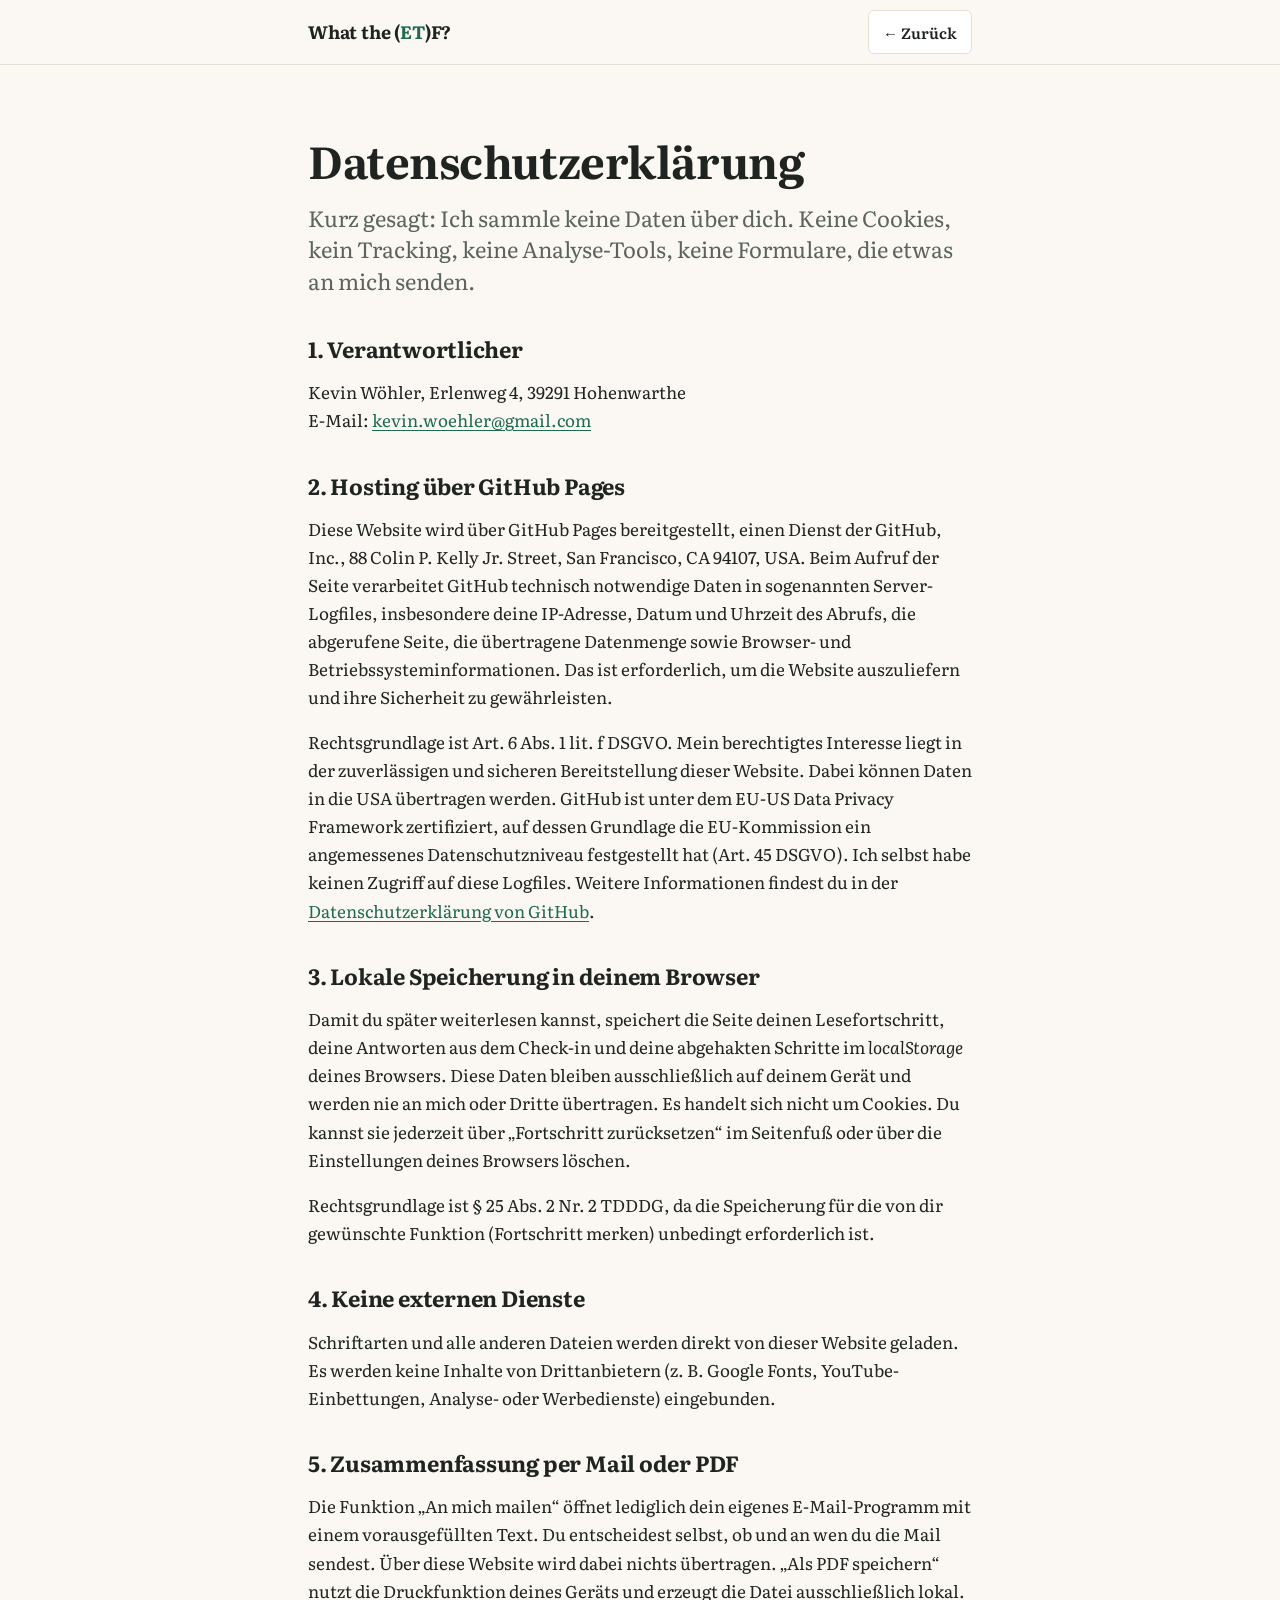
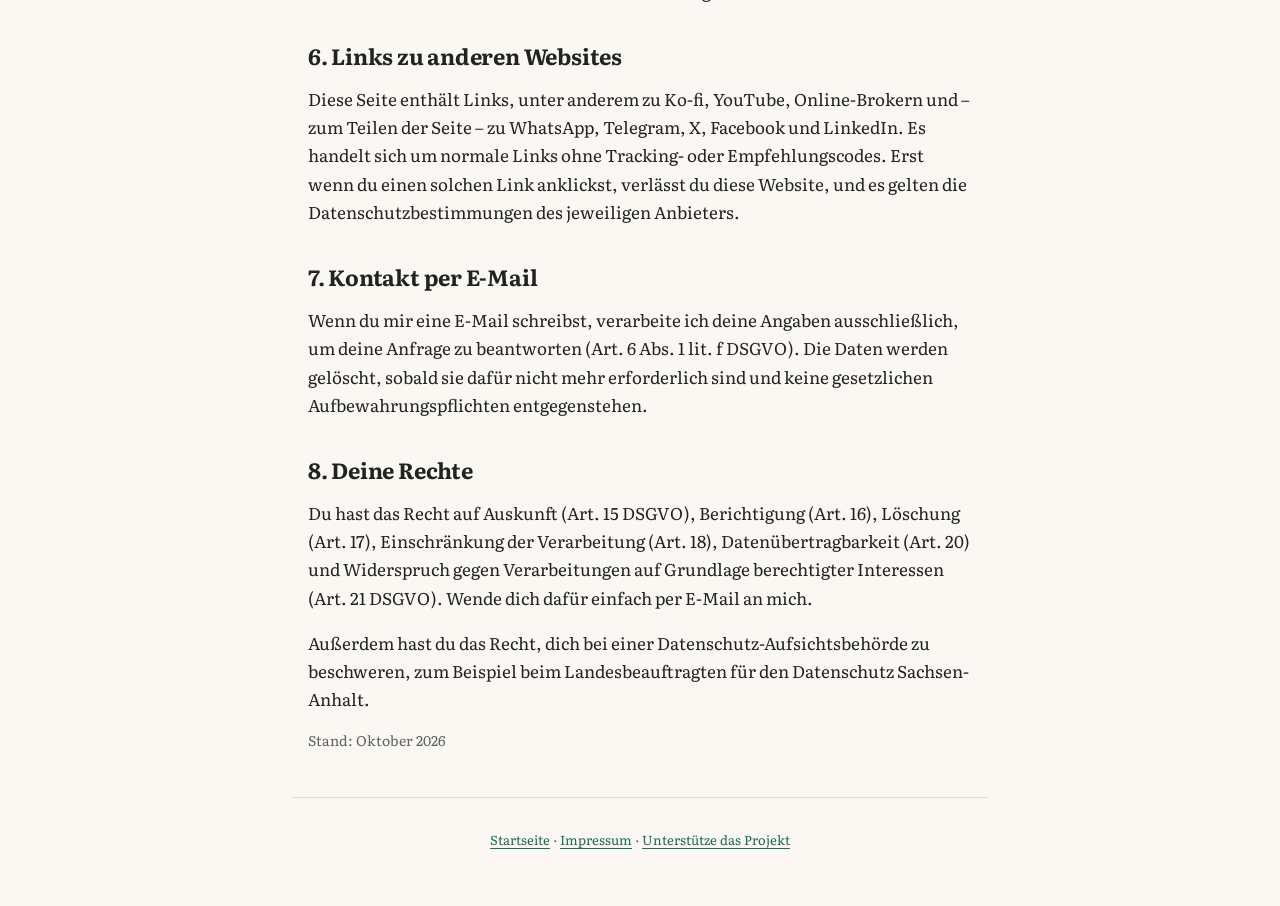
<file: datenschutz.html>
<!doctype html>
<html lang="de">
<head>
  <meta charset="utf-8">
  <meta name="viewport" content="width=device-width, initial-scale=1">
  <title>Datenschutz – What the (ET)F?</title>
  <meta name="robots" content="noindex">
  <link rel="icon" href="favicon.ico" sizes="48x48">
  <link rel="icon" href="favicon.svg" type="image/svg+xml">
  <link rel="apple-touch-icon" href="apple-touch-icon.png">
  <link rel="stylesheet" href="css/style.css">
  <script>try{const t=localStorage.getItem("wtetf:theme");if(t)document.documentElement.dataset.theme=t}catch(e){}</script>
</head>
<body>
  <header class="topbar">
    <div class="topbar-inner">
      <a class="logo" href="index.html">What the (<span>ET</span>)F?</a>
      <span></span>
      <a class="menu-btn" href="index.html" style="display:inline-flex;align-items:center;text-decoration:none">← Zurück</a>
    </div>
  </header>
  <main class="legal">
    <h1>Datenschutzerklärung</h1>
    <p class="lead">Kurz gesagt: Ich sammle keine Daten über dich. Keine Cookies, kein Tracking, keine Analyse-Tools, keine Formulare, die etwas an mich senden.</p>

    <h2>1. Verantwortlicher</h2>
    <p>Kevin Wöhler, Erlenweg 4, 39291 Hohenwarthe<br>E-Mail: <a href="mailto:kevin.woehler@gmail.com">kevin.woehler@gmail.com</a></p>

    <h2>2. Hosting über GitHub Pages</h2>
    <p>Diese Website wird über GitHub Pages bereitgestellt, einen Dienst der GitHub, Inc., 88 Colin P. Kelly Jr. Street, San Francisco, CA 94107, USA. Beim Aufruf der Seite verarbeitet GitHub technisch notwendige Daten in sogenannten Server-Logfiles, insbesondere deine IP-Adresse, Datum und Uhrzeit des Abrufs, die abgerufene Seite, die übertragene Datenmenge sowie Browser- und Betriebssysteminformationen. Das ist erforderlich, um die Website auszuliefern und ihre Sicherheit zu gewährleisten.</p>
    <p>Rechtsgrundlage ist Art. 6 Abs. 1 lit. f DSGVO. Mein berechtigtes Interesse liegt in der zuverlässigen und sicheren Bereitstellung dieser Website. Dabei können Daten in die USA übertragen werden. GitHub ist unter dem EU-US Data Privacy Framework zertifiziert, auf dessen Grundlage die EU-Kommission ein angemessenes Datenschutzniveau festgestellt hat (Art. 45 DSGVO). Ich selbst habe keinen Zugriff auf diese Logfiles. Weitere Informationen findest du in der <a href="https://docs.github.com/de/site-policy/privacy-policies/github-general-privacy-statement" rel="noopener" target="_blank">Datenschutzerklärung von GitHub</a>.</p>

    <h2>3. Lokale Speicherung in deinem Browser</h2>
    <p>Damit du später weiterlesen kannst, speichert die Seite deinen Lesefortschritt, deine Antworten aus dem Check-in und deine abgehakten Schritte im <em>localStorage</em> deines Browsers. Diese Daten bleiben ausschließlich auf deinem Gerät und werden nie an mich oder Dritte übertragen. Es handelt sich nicht um Cookies. Du kannst sie jederzeit über „Fortschritt zurücksetzen“ im Seitenfuß oder über die Einstellungen deines Browsers löschen.</p>
    <p>Rechtsgrundlage ist § 25 Abs. 2 Nr. 2 TDDDG, da die Speicherung für die von dir gewünschte Funktion (Fortschritt merken) unbedingt erforderlich ist.</p>

    <h2>4. Keine externen Dienste</h2>
    <p>Schriftarten und alle anderen Dateien werden direkt von dieser Website geladen. Es werden keine Inhalte von Drittanbietern (z. B. Google Fonts, YouTube-Einbettungen, Analyse- oder Werbedienste) eingebunden.</p>

    <h2>5. Zusammenfassung per Mail oder PDF</h2>
    <p>Die Funktion „An mich mailen“ öffnet lediglich dein eigenes E-Mail-Programm mit einem vorausgefüllten Text. Du entscheidest selbst, ob und an wen du die Mail sendest. Über diese Website wird dabei nichts übertragen. „Als PDF speichern“ nutzt die Druckfunktion deines Geräts und erzeugt die Datei ausschließlich lokal.</p>

    <h2>6. Links zu anderen Websites</h2>
    <p>Diese Seite enthält Links, unter anderem zu Ko-fi, YouTube, Online-Brokern und – zum Teilen der Seite – zu WhatsApp, Telegram, X, Facebook und LinkedIn. Es handelt sich um normale Links ohne Tracking- oder Empfehlungscodes. Erst wenn du einen solchen Link anklickst, verlässt du diese Website, und es gelten die Datenschutzbestimmungen des jeweiligen Anbieters.</p>

    <h2>7. Kontakt per E-Mail</h2>
    <p>Wenn du mir eine E-Mail schreibst, verarbeite ich deine Angaben ausschließlich, um deine Anfrage zu beantworten (Art. 6 Abs. 1 lit. f DSGVO). Die Daten werden gelöscht, sobald sie dafür nicht mehr erforderlich sind und keine gesetzlichen Aufbewahrungspflichten entgegenstehen.</p>

    <h2>8. Deine Rechte</h2>
    <p>Du hast das Recht auf Auskunft (Art. 15 DSGVO), Berichtigung (Art. 16), Löschung (Art. 17), Einschränkung der Verarbeitung (Art. 18), Datenübertragbarkeit (Art. 20) und Widerspruch gegen Verarbeitungen auf Grundlage berechtigter Interessen (Art. 21 DSGVO). Wende dich dafür einfach per E-Mail an mich.</p>
    <p>Außerdem hast du das Recht, dich bei einer Datenschutz-Aufsichtsbehörde zu beschweren, zum Beispiel beim Landesbeauftragten für den Datenschutz Sachsen-Anhalt.</p>

    <p class="fineprint">Stand: Oktober 2026</p>
  </main>
  <footer class="footer">
    <p><a href="index.html">Startseite</a> · <a href="impressum.html">Impressum</a> · <a href="https://ko-fi.com/wasdutunkannst" rel="noopener" target="_blank">Unterstütze das Projekt<span class="sr-only"> (öffnet in neuem Tab)</span></a></p>
  </footer>
</body>
</html>
</file>
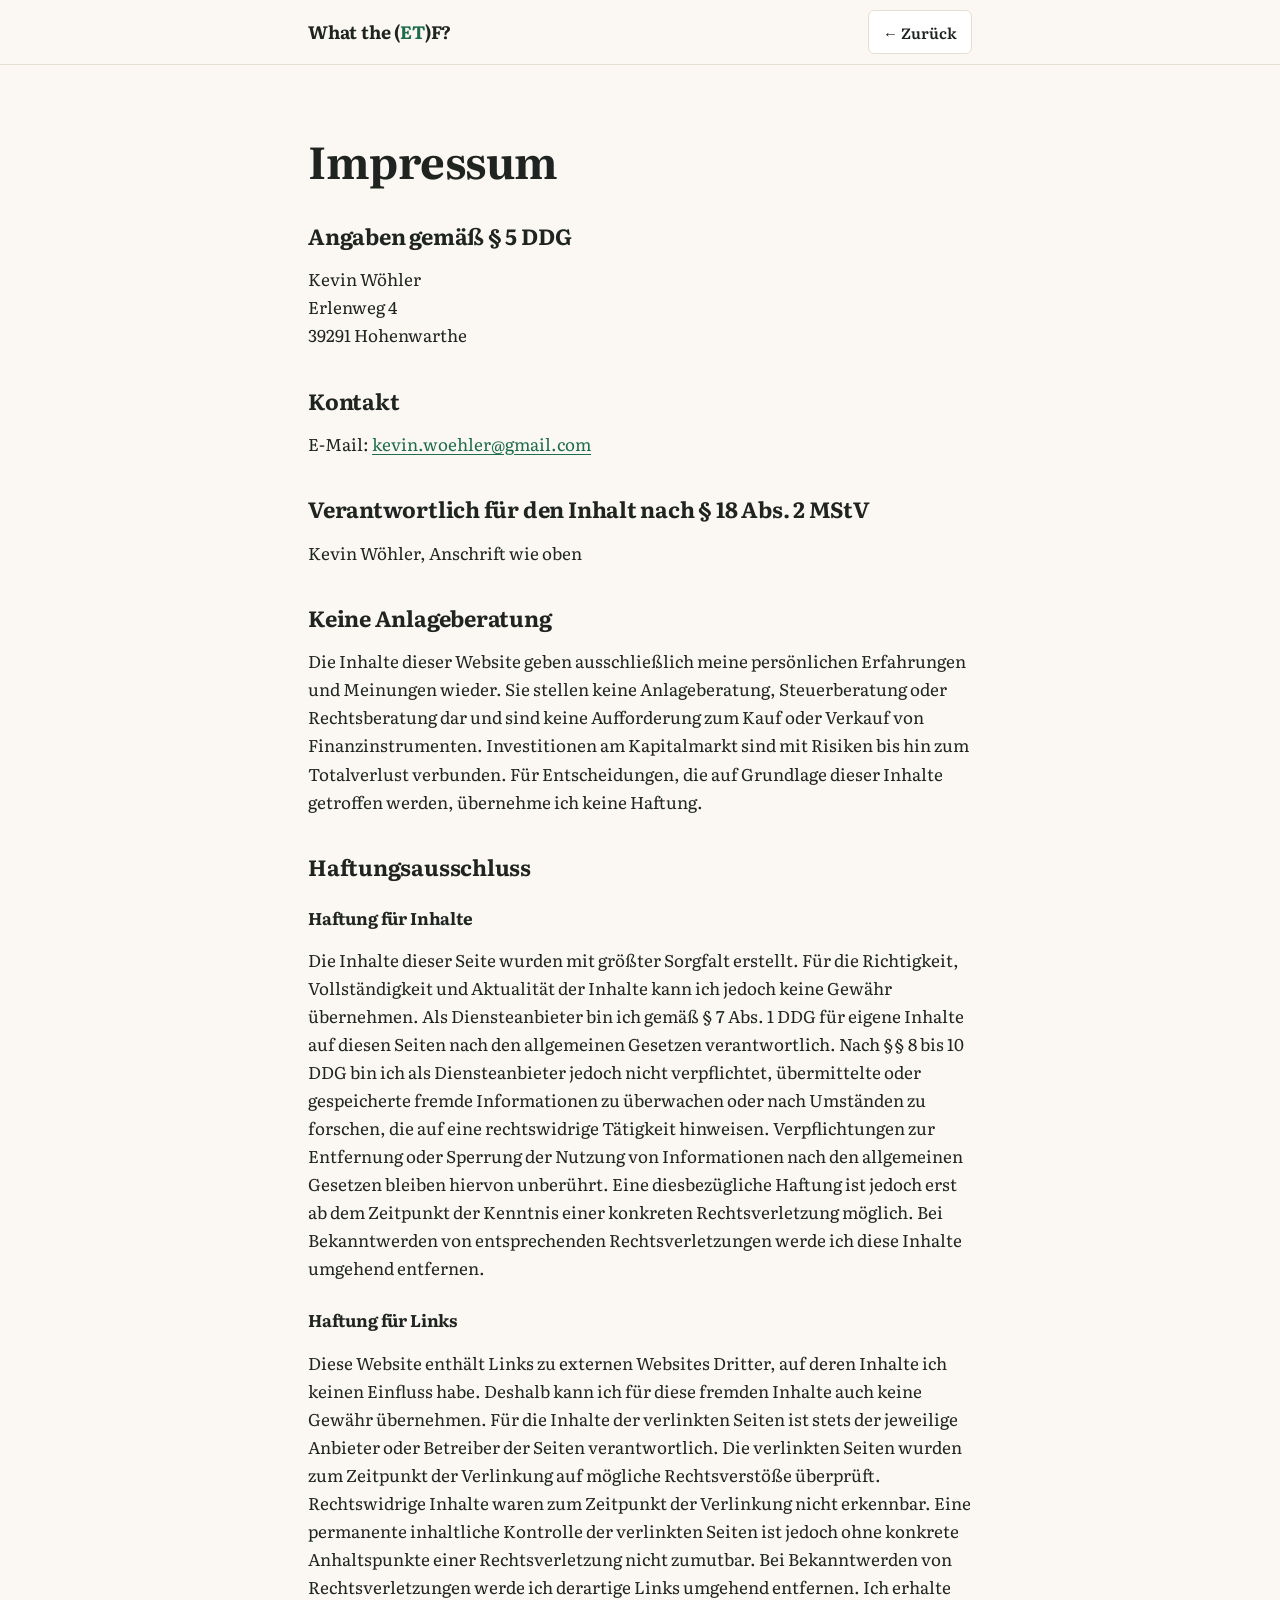
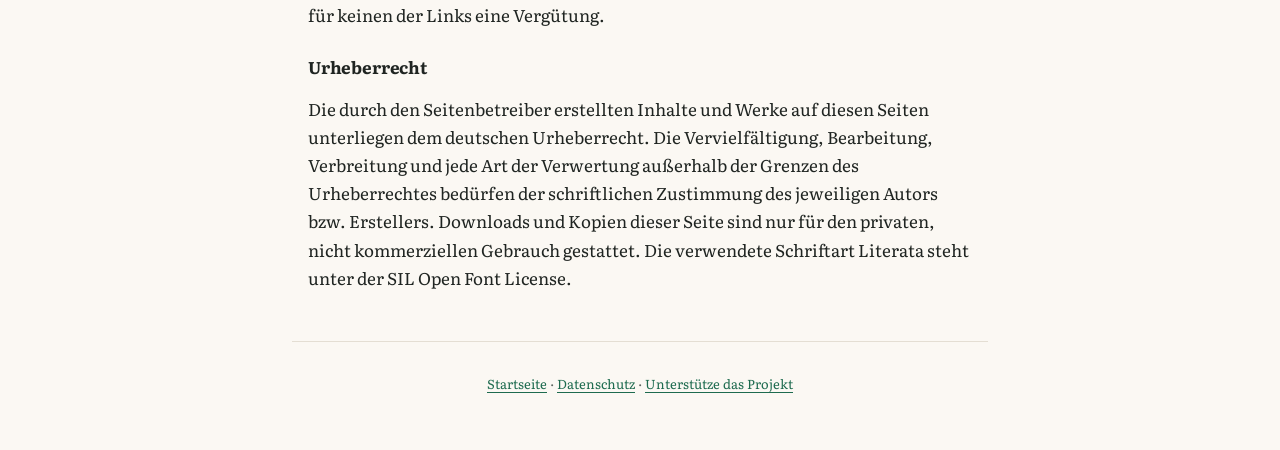
<file: impressum.html>
<!doctype html>
<html lang="de">
<head>
  <meta charset="utf-8">
  <meta name="viewport" content="width=device-width, initial-scale=1">
  <title>Impressum – What the (ET)F?</title>
  <meta name="robots" content="noindex">
  <link rel="icon" href="favicon.ico" sizes="48x48">
  <link rel="icon" href="favicon.svg" type="image/svg+xml">
  <link rel="apple-touch-icon" href="apple-touch-icon.png">
  <link rel="stylesheet" href="css/style.css">
  <script>try{const t=localStorage.getItem("wtetf:theme");if(t)document.documentElement.dataset.theme=t}catch(e){}</script>
</head>
<body>
  <header class="topbar">
    <div class="topbar-inner">
      <a class="logo" href="index.html">What the (<span>ET</span>)F?</a>
      <span></span>
      <a class="menu-btn" href="index.html" style="display:inline-flex;align-items:center;text-decoration:none">← Zurück</a>
    </div>
  </header>
  <main class="legal">
    <h1>Impressum</h1>

    <h2>Angaben gemäß § 5 DDG</h2>
    <p>Kevin Wöhler<br>Erlenweg 4<br>39291 Hohenwarthe</p>

    <h2>Kontakt</h2>
    <p>E-Mail: <a href="mailto:kevin.woehler@gmail.com">kevin.woehler@gmail.com</a></p>

    <h2>Verantwortlich für den Inhalt nach § 18 Abs. 2 MStV</h2>
    <p>Kevin Wöhler, Anschrift wie oben</p>

    <h2>Keine Anlageberatung</h2>
    <p>Die Inhalte dieser Website geben ausschließlich meine persönlichen Erfahrungen und Meinungen wieder. Sie stellen keine Anlageberatung, Steuerberatung oder Rechtsberatung dar und sind keine Aufforderung zum Kauf oder Verkauf von Finanzinstrumenten. Investitionen am Kapitalmarkt sind mit Risiken bis hin zum Totalverlust verbunden. Für Entscheidungen, die auf Grundlage dieser Inhalte getroffen werden, übernehme ich keine Haftung.</p>

    <h2>Haftungsausschluss</h2>
    <h3>Haftung für Inhalte</h3>
    <p>Die Inhalte dieser Seite wurden mit größter Sorgfalt erstellt. Für die Richtigkeit, Vollständigkeit und Aktualität der Inhalte kann ich jedoch keine Gewähr übernehmen. Als Diensteanbieter bin ich gemäß § 7 Abs. 1 DDG für eigene Inhalte auf diesen Seiten nach den allgemeinen Gesetzen verantwortlich. Nach §§ 8 bis 10 DDG bin ich als Diensteanbieter jedoch nicht verpflichtet, übermittelte oder gespeicherte fremde Informationen zu überwachen oder nach Umständen zu forschen, die auf eine rechtswidrige Tätigkeit hinweisen. Verpflichtungen zur Entfernung oder Sperrung der Nutzung von Informationen nach den allgemeinen Gesetzen bleiben hiervon unberührt. Eine diesbezügliche Haftung ist jedoch erst ab dem Zeitpunkt der Kenntnis einer konkreten Rechtsverletzung möglich. Bei Bekanntwerden von entsprechenden Rechtsverletzungen werde ich diese Inhalte umgehend entfernen.</p>

    <h3>Haftung für Links</h3>
    <p>Diese Website enthält Links zu externen Websites Dritter, auf deren Inhalte ich keinen Einfluss habe. Deshalb kann ich für diese fremden Inhalte auch keine Gewähr übernehmen. Für die Inhalte der verlinkten Seiten ist stets der jeweilige Anbieter oder Betreiber der Seiten verantwortlich. Die verlinkten Seiten wurden zum Zeitpunkt der Verlinkung auf mögliche Rechtsverstöße überprüft. Rechtswidrige Inhalte waren zum Zeitpunkt der Verlinkung nicht erkennbar. Eine permanente inhaltliche Kontrolle der verlinkten Seiten ist jedoch ohne konkrete Anhaltspunkte einer Rechtsverletzung nicht zumutbar. Bei Bekanntwerden von Rechtsverletzungen werde ich derartige Links umgehend entfernen. Ich erhalte für keinen der Links eine Vergütung.</p>

    <h3>Urheberrecht</h3>
    <p>Die durch den Seitenbetreiber erstellten Inhalte und Werke auf diesen Seiten unterliegen dem deutschen Urheberrecht. Die Vervielfältigung, Bearbeitung, Verbreitung und jede Art der Verwertung außerhalb der Grenzen des Urheberrechtes bedürfen der schriftlichen Zustimmung des jeweiligen Autors bzw. Erstellers. Downloads und Kopien dieser Seite sind nur für den privaten, nicht kommerziellen Gebrauch gestattet. Die verwendete Schriftart Literata steht unter der SIL Open Font License.</p>
  </main>
  <footer class="footer">
    <p><a href="index.html">Startseite</a> · <a href="datenschutz.html">Datenschutz</a> · <a href="https://ko-fi.com/wasdutunkannst" rel="noopener" target="_blank">Unterstütze das Projekt<span class="sr-only"> (öffnet in neuem Tab)</span></a></p>
  </footer>
</body>
</html>
</file>
<file: css/style.css>
/* Eine Familie: Literata (variabel, mit optischer Größe) – ruhig, seriös, gut lesbar */
@font-face { font-family: 'Literata'; src: url('../fonts/literata.woff2') format('woff2'); font-weight: 400 700; font-style: normal; font-display: swap; }
@font-face { font-family: 'Literata'; src: url('../fonts/literata-italic.woff2') format('woff2'); font-weight: 400 700; font-style: italic; font-display: swap; }

:root {
  --bg: #FBF8F3;
  --surface: #FFFFFF;
  --ink: #1F2421;
  --muted: #5B635E;
  --line: #E4DED3;
  --accent: #1E6B4F;
  --accent-soft: #DCEBE3;
  --accent-fill: #1E6B4F;   /* Füllfläche gefüllter Buttons */
  --tile: #FBF8F3;          /* Zahlenkacheln in Karten – im Dunkeln heller als die Karte */
  --accent-ink: #FFFFFF;
  --danger: #B4413C;
  --danger-soft: #F7E5E3;
  --band: #1F2421;
  --paid: #A8C7B6; --paid-ink: #1F2421;
  --gold: #B08A2E;          /* Rahmen für die empfohlene Wahl */
  --gold-ink: #7E6114;      /* Gold als Schrift, kontraststark */
  --apple-0: #B5493F; --apple-1: #6B9A52; --apple-2: #D2A546;  /* Obstkorb: rot, grün, gelb */
  --leaf: #4E8A3A; --stem: #6B4A2B; --rot: #7A5B3C; --rot-spot: #4A3422;
  --wicker: #BC9B68; --wicker-dark: #94764A;
  --radius: 6px;          /* eine Form für Karten, Buttons, Pillen, Felder */
  --font: 'Literata', Charter, 'Iowan Old Style', Georgia, serif;
  --fs-meta: .8125rem;   /* 13px Kleingedrucktes, Labels */
  --fs-small: .9375rem;  /* 15px Sekundärtext, Bedienelemente */
  --fs-body: 1.0625rem;  /* 17px Fließtext */
  --fs-h3: 1.375rem;     /* 22px Zwischenüberschriften, Fragen */
  --fs-h2: clamp(1.9rem, 7vw, 2.75rem);
  --fs-h1: clamp(2.5rem, 11vw, 4rem);
  color-scheme: light;
}
/* Dunkel: per System (wenn nicht manuell „Hell“) oder manuell gewählt */
@media (prefers-color-scheme: dark) {
  :root:not([data-theme="light"]) {
    --bg: #151916; --surface: #1D2320; --ink: #ECEAE4; --muted: #A3ABA6; --line: #2E3631;
    --accent: #5FBF94; --accent-soft: #1F3A2F; --accent-ink: #0E1311; --accent-fill: #469873;
    --tile: #262D29;
    --danger: #E3807A; --danger-soft: #3A2423; --band: #ECEAE4; --paid: #3D5E4F; --paid-ink: #ECEAE4; --gold: #D4AF5A; --gold-ink: #E2C47A; --apple-0: #D9645A; --apple-1: #82B85C; --apple-2: #E8B95A; --leaf: #6BA453; --stem: #A07A55; --rot: #6E5640; --rot-spot: #3C2C1E; --wicker: #A9824F; --wicker-dark: #7C5E36;
    color-scheme: dark;
  }
}
:root[data-theme="dark"] {
  --bg: #151916; --surface: #1D2320; --ink: #ECEAE4; --muted: #A3ABA6; --line: #2E3631;
  --accent: #5FBF94; --accent-soft: #1F3A2F; --accent-ink: #0E1311; --accent-fill: #469873;
  --tile: #262D29;
  --danger: #E3807A; --danger-soft: #3A2423; --band: #ECEAE4; --paid: #3D5E4F; --paid-ink: #ECEAE4; --gold: #D4AF5A; --gold-ink: #E2C47A; --apple-0: #D9645A; --apple-1: #82B85C; --apple-2: #E8B95A; --leaf: #6BA453; --stem: #A07A55; --rot: #6E5640; --rot-spot: #3C2C1E; --wicker: #A9824F; --wicker-dark: #7C5E36;
  color-scheme: dark;
}

*, *::before, *::after { box-sizing: border-box; }
[hidden] { display: none !important; }
.checkin legend, .chapter h1, .chapter h2 { scroll-margin-top: 80px; }
[tabindex="-1"]:focus { outline: none; } /* programmatischer Fokus für Screenreader, ohne Rahmen */
html { -webkit-text-size-adjust: 100%; scroll-padding-top: 72px; }
body {
  margin: 0; background: var(--bg); color: var(--ink);
  font: 400 var(--fs-body)/1.65 var(--font);
  hyphens: auto; overflow-wrap: break-word;
  hyphenate-limit-chars: 8 4 4;  /* erst lange Wörter trennen */
  -webkit-hyphenate-limit-before: 4; -webkit-hyphenate-limit-after: 4;
}
/* Große oder fette Kurztexte nie trennen */
.flip-front, .flip-back, .widget-result, .stats, .steps-done, .worries-done, .worry-q, .broker, .pager, .aha strong { hyphens: manual; }
h1, h2, h3 { line-height: 1.1; font-weight: 700; letter-spacing: -0.01em; hyphens: manual; text-wrap: balance; }
h1 { font-size: var(--fs-h1); margin: .15em 0 .4em; }
h2 { font-size: var(--fs-h2); margin: .2em 0 .35em; }
h3 { font-size: var(--fs-h3); line-height: 1.3; letter-spacing: -0.01em; margin: 1.6em 0 .5em; }
em { font-style: italic; }
h1 em { color: var(--accent); }
::selection { background: var(--accent); color: var(--accent-ink); }
a { color: var(--accent); text-underline-offset: 3px; }
strong { font-weight: 600; }
:focus-visible { outline: 3px solid var(--accent); outline-offset: 2px; border-radius: 6px; }

.skip { position: absolute; left: -999px; }
.skip:focus { left: 16px; top: 8px; z-index: 20; display: inline-flex; align-items: center; min-height: 44px; background: var(--surface); padding: 8px 12px; }

/* Kopfzeile */
.topbar {
  position: sticky; top: 0; z-index: 10;
  padding: 10px 16px; background: color-mix(in srgb, var(--bg) 88%, transparent);
  backdrop-filter: blur(8px); -webkit-backdrop-filter: blur(8px);
  border-bottom: 1px solid var(--line);
}
.topbar-inner { max-width: 664px; margin: 0 auto; display: grid; grid-template-columns: auto minmax(0, 1fr) auto; align-items: center; gap: 12px; }
.logo { display: inline-flex; align-items: center; min-height: 44px; font-weight: 700; font-size: 1.125rem; letter-spacing: -0.01em; color: var(--ink); text-decoration: none; white-space: nowrap; }
.logo span { color: var(--accent); }
.progress { min-width: 0; height: 28px; display: flex; align-items: center; gap: 10px; justify-self: center; width: min(100%, 190px); }
.progress svg { flex: 1; min-width: 0; width: 100%; height: 100%; overflow: visible; }
.progress-count { font: 600 var(--fs-meta) var(--font); font-variant-numeric: tabular-nums lining-nums; color: var(--muted); white-space: nowrap; }
.progress-track { stroke: var(--line); stroke-width: 1.5; vector-effect: non-scaling-stroke; }
.progress-line { fill: none; stroke: var(--accent); stroke-width: 2.2; vector-effect: non-scaling-stroke; stroke-linejoin: round; stroke-linecap: round; transition: all .5s ease; }
.menu-btn { white-space: nowrap; min-height: 44px; padding: 0 14px; border: 1px solid var(--line); background: var(--surface); color: var(--ink); border-radius: var(--radius); font: 600 var(--fs-small) var(--font); cursor: pointer; }

.toc {
  position: fixed; top: 65px; right: max(0px, calc((100vw - 696px) / 2)); z-index: 9; width: min(360px, 100%);
  max-height: calc(100dvh - 73px); overflow: auto;
  background: var(--surface); border: 1px solid var(--line); border-radius: var(--radius);
  padding: 8px 16px 16px; box-shadow: 0 12px 32px rgb(0 0 0 / .12);
}
.toc ol { list-style: none; margin: 0 0 16px; padding: 0; }
.toc-jump { display: flex; flex-direction: column; align-items: flex-start !important; justify-content: center; gap: 2px; min-height: 56px; margin: 8px 0 12px; padding: 10px 14px; border-radius: var(--radius); background: var(--accent-fill); color: var(--accent-ink) !important; font-weight: 600; text-decoration: none; border: 0 !important; }
.toc-jump small { font-weight: 400; font-size: var(--fs-meta); opacity: .9; }
.toc-label { font-size: var(--fs-meta); font-weight: 600; color: var(--muted); margin: 0 0 4px; padding: 0; }
.theme-pick { border: 0; padding: 0; margin: 0 0 8px; display: grid; grid-template-columns: repeat(3, 1fr); gap: 6px; }
.theme-pick legend { grid-column: 1 / -1; margin-bottom: 6px; }
.theme-pick label { cursor: pointer; }
.theme-pick input { position: absolute; opacity: 0; }
.theme-pick span { display: flex; align-items: center; justify-content: center; min-height: 44px; border: 1.5px solid var(--line); border-radius: var(--radius); font-size: var(--fs-small); }
.theme-pick input:checked + span { border-color: var(--accent); background: var(--accent-soft); color: var(--accent); font-weight: 600; }
.theme-pick input:focus-visible + span { outline: 3px solid var(--accent); outline-offset: 2px; }
.toc a { display: flex; gap: 10px; align-items: center; min-height: 44px; color: var(--ink); text-decoration: none; border-bottom: 1px solid var(--line); }
.toc a[aria-current] { color: var(--accent); font-weight: 600; }
.toc .tick { font-variant-numeric: tabular-nums lining-nums; width: 1.4em; text-align: center; color: var(--accent); }
.toc .opt { margin-left: auto; font-size: var(--fs-meta); color: var(--muted); }

/* Kapitel */
main { max-width: 696px; margin: 0 auto; padding: 24px 16px 32px; }
.js .chapter:not(.active) { display: none; }
.chapter { padding-bottom: 24px; }
.no-js-hide { display: none; }
html:not(.js) .chapter { border-bottom: 1px solid var(--line); margin-bottom: 32px; }
.meta { margin: -4px 0 20px; }
.lead { hyphens: manual; font-size: clamp(1.125rem, 4.6vw, var(--fs-h3)); line-height: 1.45; color: var(--muted); margin-top: 0; }
.badge { text-transform: none; letter-spacing: 0; font-weight: 600; font-size: var(--fs-meta); padding: 4px 10px; border-radius: var(--radius); background: var(--accent-soft); color: var(--accent); }
.aha { padding: 14px 18px; background: var(--accent-soft); border-radius: var(--radius); margin: 28px 0 0; }
.shortcut { margin: 0 0 24px; padding: 10px 14px; border: 1px solid var(--line); border-radius: var(--radius); background: var(--surface); font-size: var(--fs-small); }
.shortcut a { font-weight: 600; white-space: nowrap; }
.personal { background: var(--accent-soft); border-radius: var(--radius); padding: 14px 16px; margin-bottom: 24px; }
.personal p { margin: 0 0 6px; } .personal p:last-child { margin: 0; }
.optional-note { font-size: var(--fs-small); color: var(--muted); }
.fineprint { font-size: .875rem; color: var(--muted); line-height: 1.5; max-width: 65ch; }
.widget .fineprint, .card .fineprint { max-width: none; } /* in Widgets und Karten die volle Breite nutzen */

/* Buttons */
.btn {
  display: inline-flex; align-items: center; justify-content: center; gap: 8px; min-height: 48px;
  padding: 10px 20px; border-radius: var(--radius); border: 1.5px solid var(--ink); background: transparent;
  color: var(--ink); font: 600 1rem/1.35 var(--font); text-decoration: none; cursor: pointer; text-align: center; hyphens: manual;
  transition: transform .15s ease, background .15s ease;
}
.btn:active { transform: scale(.98); }
.btn-primary { background: var(--accent-fill); border-color: var(--accent-fill); color: var(--accent-ink); }
.btn-danger { border-color: var(--danger); color: var(--danger); }
.btn:disabled { opacity: .45; cursor: not-allowed; }
.btn-row { display: flex; flex-wrap: wrap; gap: 10px; margin: 12px 0; }
.btn-block { display: flex; width: 100%; margin: 4px 0 12px; }
.btn-row .btn { flex: 1 1 220px; }
.link-btn { background: none; border: 0; padding: 8px 0; color: var(--muted); font: inherit; text-decoration: underline; cursor: pointer; min-height: 44px; }

/* Check-in */
.checkin fieldset { border: 0; padding: 0; margin: 0 0 24px; }
.checkin legend { float: left; width: 100%; padding: 0; font-size: var(--fs-h3); font-weight: 700; letter-spacing: -0.01em; line-height: 1.3; margin-bottom: 10px; }
.checkin .choice { clear: both; }
.opt-hint { display: block; font: 400 var(--fs-small) var(--font); letter-spacing: 0; color: var(--muted); }
.choice { display: block; margin-bottom: 8px; cursor: pointer; }
.choice input { position: absolute; opacity: 0; }
.choice span { display: block; padding: 14px 16px; min-height: 48px; border: 1.5px solid var(--line); border-radius: var(--radius); background: var(--surface); transition: border-color .15s, background .15s; }
.choice input:checked + span { border-color: var(--accent); background: var(--accent-soft); font-weight: 600; }
.choice input[type=checkbox] + span::before { content: ''; display: inline-block; width: 1em; height: 1em; margin: 0 10px -2px 0; border: 1.5px solid var(--muted); border-radius: 3px; }
.choice input[type=checkbox]:checked + span::before { content: '✓'; border-color: var(--accent); background: var(--accent); color: var(--accent-ink); font-size: .8em; line-height: 1.15em; text-align: center; }
.multi-hint { display: block; font: 400 var(--fs-small) var(--font); letter-spacing: 0; color: var(--muted); margin-top: 2px; }
.choice input:focus-visible + span { outline: 3px solid var(--accent); outline-offset: 2px; }
.check { display: flex; gap: 12px; align-items: flex-start; cursor: pointer; min-height: 44px; padding: 6px 0; }
.check input { width: 22px; height: 22px; margin: 2px 0 0; accent-color: var(--accent); flex: none; }
.disclaimer-box { background: var(--surface); border: 1px solid var(--line); border-radius: var(--radius); padding: 16px; margin-bottom: 20px; }
.disclaimer-box h2 { font-size: var(--fs-h3); }
.disclaimer-box p { font-size: var(--fs-small); }
.disclaimer-box .more { margin-bottom: 8px; }
.checkin .btn-primary { width: 100%; }
.checkin .btn[aria-disabled=true] { background: var(--line); border-color: var(--line); color: var(--muted); cursor: not-allowed; }
.start-hint { margin: 8px 0 0; text-align: center; font-size: var(--fs-small); color: var(--muted); }
.checkin:has(.checkin-error:not([hidden])) .start-hint { display: none; }
.start-hint[hidden] { display: none; }
.checkin-progress { font: 400 var(--fs-small) var(--font); font-variant-numeric: tabular-nums lining-nums; color: var(--muted); margin: 0 0 6px; }
.checkin-nav { display: flex; justify-content: space-between; gap: 12px; }
/* Tab-Reihenfolge: Weiter vor Zurück, die Anordnung bleibt */
.checkin-nav [data-step-back] { order: -1; }
.checkin-nav [data-step-skip] { order: 1; margin-left: auto; }
.checkin-nav [data-step-next] { order: 2; margin-left: auto; }
.checkin-error { color: var(--danger); font-weight: 600; margin: 0 0 12px; }
/* Fehlende Pflichtangaben erst nach dem Startversuch markieren */
.checkin.tried fieldset:has(:invalid) { box-shadow: 0 0 0 2px var(--danger); background: var(--danger-soft); border-radius: var(--radius); padding: 14px; }
.checkin.tried fieldset:has(:invalid) legend::after { display: block; content: 'Bitte wähle eine Antwort'; font: 600 var(--fs-small) var(--font); letter-spacing: 0; color: var(--danger); }
.checkin.tried fieldset:has(:invalid) .choice span { border-color: var(--danger); }
.checkin.tried .disclaimer-box:has(:invalid) .check input { outline: 2px solid var(--danger); outline-offset: 2px; }
.shake { animation: shake .4s ease; }
@keyframes shake { 20%, 60% { transform: translateX(-6px); } 40%, 80% { transform: translateX(6px); } }

/* Widgets */
.widget, .card { background: var(--surface); border: 1px solid var(--line); border-radius: var(--radius); padding: 18px 16px; margin: 24px 0; }
.widget-title { font-size: var(--fs-h3); margin-top: 0; }
/* Innenabstand oben und unten gleich: Außenabstände des ersten/letzten Elements neutralisieren */
.widget > :first-child, .card > :first-child, .worry > :first-child, .aha > :first-child { margin-top: 0; }
.widget > :last-child, .card > :last-child, .worry > :last-child, .worry-a > :last-child, .aha > :last-child, .steps-card > :last-child, [role=tabpanel] > :last-child { margin-bottom: 0; }
.widget > h3:first-child, .card > h3:first-child, details > h3:first-child { margin-top: 0; }
.widget-result { font-weight: 600; }
.widget-result:empty { display: none; }  /* kein leerer Platzhalter vor dem ersten Klick */
.slider { display: block; margin: 14px 0; }
.slider span { display: block; font-weight: 400; margin-bottom: 4px; }
.slider output { font-weight: 600; color: var(--accent); font-variant-numeric: tabular-nums lining-nums; }
input[type=range] { width: 100%; height: 44px; accent-color: var(--accent); margin: 0; }
.calc-headline { position: sticky; top: 64px; z-index: 1; margin: 0 -16px 8px; padding: 8px 16px; background: var(--surface); border-bottom: 1px solid var(--line); font-size: var(--fs-h3); font-weight: 700; line-height: 1.3; letter-spacing: -0.01em; hyphens: manual; }
.band-toggle { min-height: 44px; font-size: var(--fs-small); }
.chart { width: 100%; height: auto; display: block; margin: 8px 0; overflow: visible; }
.chart text { font: 400 calc(12px * var(--u, 1)) var(--font);  /* --u gleicht die Skalierung der viewBox aus → überall ~12px */ font-variant-numeric: tabular-nums lining-nums; fill: var(--muted); }

.bars { display: grid; gap: 10px; margin: 8px 0; }
.bar-label { display: flex; justify-content: space-between; font-size: var(--fs-small); margin-bottom: 4px; }
.bar-label strong { font-variant-numeric: tabular-nums lining-nums; }
.bar-track { height: 14px; background: var(--bg); border-radius: var(--radius); overflow: hidden; }
.bar-fill { height: 100%; border-radius: var(--radius); background: var(--muted); transition: width .35s ease; }
.bar-fill.good { background: var(--accent); }
.bar-fill.bad { background: var(--danger); }

.basket-grid { display: grid; grid-template-columns: 1fr 1.6fr; gap: 10px; align-items: stretch; margin-bottom: 12px; }
.basket-col { display: flex; flex-direction: column; padding: 12px; border: 1.5px dashed color-mix(in srgb, var(--line) 50%, var(--muted)); border-radius: var(--radius); }
.basket-col > svg { flex: 1; }
.basket-label { font-size: var(--fs-small); margin: 0 0 8px; }
.basket-value { font-weight: 600; font-variant-numeric: tabular-nums lining-nums; margin: 8px 0 0; }
.single, .fruit-basket { display: block; width: 100%; height: auto; }
.single { max-width: 120px; margin: auto; } /* Apfel mittig, Beträge unten auf einer Linie */
.apple { transform-box: fill-box; transform-origin: 50% 100%; transition: transform .7s ease; }
.apple-body { fill: var(--apple-1); transition: fill .7s ease; }
.apple.a0 .apple-body { fill: var(--apple-0); }
.apple.a2 .apple-body { fill: var(--apple-2); }
.apple-stem { fill: none; stroke: var(--stem); stroke-width: 1.3; stroke-linecap: round; }
.apple-leaf { fill: var(--leaf); transition: fill .7s ease; }
.apple-shine { fill: #fff; opacity: .35; transition: opacity .7s ease; }
.apple-spot { fill: var(--rot-spot); opacity: 0; transition: opacity .7s ease .2s; }
.apple.rotten { transform: scale(.9, .78) rotate(-8deg); }
.apple.rotten .apple-body, .apple.rotten .apple-leaf { fill: var(--rot); }
.apple.rotten .apple-shine { opacity: 0; }
.apple.rotten .apple-spot { opacity: .9; }
.apple.rotten .apple-body { stroke: var(--rot-spot); stroke-width: .6; transition: fill .7s ease, stroke-width .7s ease; }
.wicker-rim { fill: none; stroke: var(--wicker-dark); stroke-width: 7; stroke-linecap: round; }
.basket-inside { fill: var(--wicker-dark); }
.basket-shadow { fill: var(--ink); opacity: .1; }
.wicker { fill: var(--wicker); }
.wicker-weave { fill: none; stroke: var(--wicker-dark); stroke-width: 1.4; opacity: .65; }
.fruit-basket .apple-body { stroke: color-mix(in srgb, var(--ink) 30%, transparent); stroke-width: .5; }
.fruit-basket .apple.rotten .apple-body { stroke-width: 1.5; }
.basket-eq { display: block; color: var(--muted); }
@media (max-width: 559px) {
  .basket-grid { grid-template-columns: 1fr; }
  .fruit-basket { max-width: 300px; margin: 0 auto; }
}
.basket-depth { fill: #1A120A; opacity: .5; }
.basket-result { margin: 8px 0 0; padding: 8px 10px; border-radius: var(--radius); font-size: var(--fs-small); line-height: 1.4; hyphens: auto; }
.basket-result:empty { display: none; }
.basket-result strong { display: block; font-size: var(--fs-body); font-variant-numeric: tabular-nums lining-nums; }
.basket-result.bad { background: var(--danger-soft); }
.basket-result.bad strong { color: var(--danger); }
.basket-result.good { background: var(--accent-soft); }
.basket-result.good strong { color: var(--accent); }
.basket-result { animation: rise .5s cubic-bezier(.16, 1, .3, 1); }

.crash-step p { margin-top: 0; }
.legend { display: flex; flex-wrap: wrap; gap: 4px 14px; font-size: var(--fs-meta); color: var(--muted); align-items: center; }
.legend span { white-space: nowrap; display: inline-flex; align-items: center; gap: 6px; }
.key { display: inline-block; width: 12px; height: 12px; border-radius: 3px; }
.key-paid { background: var(--paid); }
.key-gain { background: var(--accent); }
.stats { display: grid; grid-template-columns: repeat(3, 1fr); gap: 6px; margin: 14px 0 8px; }
.stats div { background: var(--tile); border-radius: var(--radius); padding: 8px 6px 8px 8px; min-width: 0; }
.stats dt { font-size: var(--fs-meta); hyphens: manual; overflow-wrap: normal; line-height: 1.3; color: var(--muted); }
.stats dd { margin: 0; font-weight: 600; font-variant-numeric: tabular-nums lining-nums; font-size: var(--fs-body); letter-spacing: -0.01em; }

/* Kriterien, ETF-Tabelle */
.checks { list-style: none; padding: 0; margin: 0 0 8px; }
.checks li { position: relative; padding: 6px 0 6px 30px; }
.checks li::before { content: '✓'; position: absolute; left: 4px; top: 6px; font-weight: 700; color: var(--accent); }
.more summary { cursor: pointer; display: inline-flex; align-items: center; min-height: 44px; color: var(--accent); font-weight: 600; text-decoration: underline; text-underline-offset: 3px; }
.more[open] summary { margin-bottom: 4px; }
.more p { margin: 0 0 12px; }
.worries { margin: 20px 0 8px; border-top: 1px solid var(--line); }
.worries-head { padding: 12px 0; }
.worries-count { margin: 0 0 8px; font-size: var(--fs-small); font-weight: 600; color: var(--accent); font-variant-numeric: tabular-nums lining-nums; }
.worry-bar { display: grid; grid-template-columns: repeat(5, 1fr); gap: 4px; }
.worry-bar i { height: 6px; border-radius: 3px; background: var(--line); transition: background .4s ease; }
.worry-bar i.on { background: var(--accent); }
/* Sorgen als ruhige Zeilen: die Frage ist selbst der Knopf, keine Karten */
.worry { margin: 0 -12px; padding: 0 12px; border-bottom: 1px solid var(--line); transition: background .4s ease; }
.worry-q { margin: 0; font-size: var(--fs-h3); line-height: 1.3; hyphens: manual; }
.worry-btn { display: flex; align-items: center; justify-content: space-between; gap: 16px; width: 100%; min-height: 64px; padding: 14px 0; border: 0; background: none; color: var(--ink); font: inherit; text-align: left; cursor: pointer; }
.worry-btn::after { content: ''; flex: none; width: 10px; height: 10px; border: solid var(--muted); border-width: 0 2px 2px 0; transform: rotate(45deg) translate(-2px, -2px); transition: transform .25s ease, border-color .25s ease; }
.worry.resolved .worry-btn::after { border-color: var(--accent); }
.worry-btn[aria-expanded=true]::after { transform: rotate(-135deg) translate(-2px, -2px); }
.worry.open { margin-top: 10px; margin-bottom: 10px; padding: 0 11px; background: var(--surface); border: 1px solid var(--line); border-radius: var(--radius); }
.worry-a { padding-bottom: 16px; }
.worry-a p { margin: 0 0 10px; }
.worry-tag { display: inline-block; font-size: var(--fs-small); font-weight: 600; color: var(--accent); }
.worry-tag::before { content: '✓'; margin-right: .4em; }
.worry-tag.small::before { content: none; }
.worry-tag.partial { color: var(--ink); font-size: var(--fs-small); }

.worry-a .more summary { font-size: var(--fs-small); min-height: 44px; }
.worry-tag.partial::before { content: '−'; display: inline-grid; place-items: center; width: 1.25em; height: 1.25em; margin-right: .35em; border: 1.5px solid currentColor; border-radius: 50%; line-height: 1; vertical-align: -.2em; }
/* Die ehrliche Sorge bleibt neutral – kein 'grünes Häkchen'-Gefühl */
.worry.partial.resolved .worry-btn::after { border-color: var(--ink); }
.worries-done { font-weight: 600; margin: 14px 0 0; }
.worry-a.rise, .worries-done.rise { animation: rise .5s cubic-bezier(.16, 1, .3, 1); }
.mine { border-color: var(--accent); }
.etf-facts { font-size: var(--fs-small); hyphens: manual; }
.etf-row { padding: 12px 0; border-top: 1px solid var(--line); display: grid; gap: 6px; }
.mono { font: 400 var(--fs-meta) var(--font); font-variant-numeric: tabular-nums lining-nums; color: var(--muted); }
.pill { display: inline-block; font-size: var(--fs-meta); padding: 4px 10px; border-radius: var(--radius); background: var(--accent-soft); color: var(--accent); margin: 2px 2px 2px 0; font-weight: 600; }

/* Flip-Karten */
.flips { display: grid; gap: 12px; }
.flip { position: relative; display: grid; min-height: 120px; padding: 0; border: 0; background: none; color: inherit; font: inherit; text-align: left; cursor: pointer; perspective: 900px; }
.flip-front, .flip-back { grid-area: 1 / 1; padding: 18px; border-radius: var(--radius); backface-visibility: hidden; -webkit-backface-visibility: hidden; transition: transform .5s ease; display: flex; flex-direction: column; justify-content: center; }
.flip-front { background: var(--surface); border: 1.5px solid color-mix(in srgb, var(--line) 70%, var(--ink)); font-size: var(--fs-h3); line-height: 1.3; font-weight: 700; letter-spacing: -0.01em; }
.flip-hint { display: block; margin-top: 10px; font-size: .875rem; font-weight: 400; color: var(--muted); letter-spacing: 0; }
.flip-back { background: var(--surface); border: 1.5px solid var(--accent); color: var(--ink); transform: rotateY(180deg); font-size: var(--fs-small); }
.flip-back-q { display: block; margin-bottom: 8px; font-size: var(--fs-meta); font-weight: 600; color: var(--muted); }
.flip-back .flip-hint { color: var(--accent); }
.flip[aria-expanded=true] .flip-front { transform: rotateY(-180deg); }
.flip[aria-expanded=true] .flip-back { transform: rotateY(0); }


/* Listen, Tabs, Vergleich */
.facts { padding-left: 1.1em; } .facts li { margin-bottom: 12px; }
/* Kacheln außerhalb von Karten brauchen eigene Fläche und Linie */
.chapter > .stats div { background: var(--surface); border: 1px solid var(--line); }
/* Steuern: drei Stationen auf dem Weg des Geldes */
.stations { list-style: none; margin: 12px 0 16px; padding: 0; display: grid; gap: 14px; }
.station { position: relative; background: var(--surface); border: 1px solid var(--line); border-radius: var(--radius); padding: 14px 16px; }
.station p { margin: 0; font-size: var(--fs-small); }
.station-title { margin: 0 0 6px; font-size: var(--fs-h3); line-height: 1.2; letter-spacing: -0.01em; hyphens: manual; }
.station .tax-line { margin: 0 0 8px; }
.tax-tag { font-size: var(--fs-meta); font-weight: 600; padding: 2px 8px; border-radius: var(--radius); background: var(--accent-soft); color: var(--accent); white-space: nowrap; }
.tax-tag.tax-yes { background: var(--tile); color: var(--ink); border: 1px solid var(--line); }
.station + .station::before { content: ''; position: absolute; left: 24px; top: -11px; width: 8px; height: 8px; border: solid var(--muted); border-width: 0 2px 2px 0; transform: rotate(45deg); }
@media (min-width: 720px) {
  .stations { grid-template-columns: repeat(3, 1fr); gap: 18px; }
  .station + .station::before { left: -14px; top: 22px; transform: rotate(-45deg); }
}
.tablist { display: grid; grid-template-columns: 1fr 1fr; gap: 4px; background: var(--bg); padding: 4px; border-radius: var(--radius); margin-bottom: 14px; }
.tablist button { min-height: 44px; border: 0; border-radius: 4px; background: none; color: var(--ink); font: 600 var(--fs-small) var(--font); cursor: pointer; }
.tablist button[aria-selected=true] { background: var(--accent-fill); color: var(--accent-ink); }
.pros-cons { list-style: none; padding: 0; }
.pros-cons li { padding: 8px 0 8px 30px; position: relative; border-top: 1px solid var(--line); }
.pros-cons li::before { position: absolute; left: 4px; top: 8px; font-weight: 700; }
.pro::before { content: '✓'; color: var(--accent); }
.con::before { content: '!'; color: var(--danger); }
.note { border-style: dashed; }
.compare, .compare * { hyphens: manual; }
.compare { display: grid; border: 1px solid var(--line); border-radius: var(--radius); overflow: hidden; background: var(--surface); font-size: var(--fs-small); margin: 12px 0 20px; }
.compare > div { display: grid; grid-template-columns: 1fr 1fr; border-top: 1px solid var(--line); }
.compare > div:first-child { border-top: 0; }
.compare span { padding: 10px; }
.compare-head span { font-weight: 600; font-size: var(--fs-body); padding: 12px 10px; border-bottom: 2px solid var(--ink); }
.compare-head span + span { border-left: 1px solid var(--line); }
.compare [role=cell] + [role=cell] { border-left: 1px solid var(--line); background: color-mix(in srgb, var(--accent) 7%, var(--surface)); }
.compare-head [role=columnheader]:last-child { background: color-mix(in srgb, var(--accent) 7%, var(--surface)); border-bottom-color: var(--accent); }
.compare [role=rowheader] { grid-column: 1 / -1; text-align: center; font-weight: 400; font-size: var(--fs-meta); color: var(--muted); background: var(--bg); border-bottom: 1px solid var(--line); }
.compare-head span:first-child { display: none; }
.compare .good { color: var(--accent); }
.compare .good::before { content: '✓ '; font-weight: 700; }  /* Vorteil nicht nur über Farbe */
.compare .bad { color: var(--muted); }

/* Schritte, Broker, Zusammenfassung */
.steps-card { background: var(--surface); border: 1px solid var(--line); border-radius: var(--radius); padding: 16px; margin: 8px 0 32px; transition: background .5s ease; }
.steps-count { font-size: var(--fs-small); font-weight: 600; color: var(--accent); margin: 0 0 10px; font-variant-numeric: tabular-nums lining-nums; }
.steps-when { font-size: var(--fs-meta); font-weight: 600; color: var(--muted); margin: 14px 0 0; }
.steps-when:first-of-type { margin-top: 0; }
.steps-after { margin: 6px 0 0; padding: 6px 0 0 1.2em; border-top: 1px solid var(--line); font-size: var(--fs-small); }
.steps-after li { margin: 6px 0 0; padding-left: .2em; }
.steps-after li::marker { color: var(--accent); }
.steps-after .after-link { display: flex; align-items: center; min-height: 44px; width: fit-content; }
.steps-done { margin: 14px 0 0; font-weight: 600; }
.steps-done.rise { animation: rise .6s cubic-bezier(.16, 1, .3, 1); }
.steps-card.complete { background: var(--accent-soft); }
@keyframes rise { from { opacity: 0; transform: translateY(8px); } }
.steps { padding-left: 0; list-style: none; margin: 0; }
.steps li { border-top: 1px solid var(--line); padding: 6px 0; }
.steps li:first-child { border-top: 0; }
.steps input:checked + span { color: var(--muted); }
.brokers { display: grid; gap: 10px; margin: 12px 0 10px; }
@media (min-width: 560px) { .brokers { grid-template-columns: repeat(2, 1fr); } }
/* Anbieter und Hinweise unter einem Listenpunkt: bündig mit dem Text neben der Checkbox */
.steps .brokers, .steps .step-note { margin-left: 34px; }
/* In der Liste kompakter, damit Schritt 1 nicht ausufert */
.steps .brokers { grid-template-columns: repeat(2, 1fr); gap: 8px; margin-top: 8px; margin-bottom: 8px; }
.steps .broker { padding: 12px 14px; gap: 2px; }
.steps .broker strong { font-size: 1.125rem; }
.steps .broker-go { margin-top: 4px; }
.broker strong, .broker-go { hyphens: manual; }
.broker-go { white-space: nowrap; }
@media (max-width: 559px) { .steps .brokers { margin-left: 0; grid-template-columns: minmax(0, 1fr); } } /* eingerückt ist für zwei Spalten zu schmal */
.steps .step-note { margin-top: 4px; margin-bottom: 6px; }
.steps-more { margin-left: 34px; }
.steps .fineprint.wide { max-width: none; margin: 12px 0 0 34px; } /* bündig mit dem Text neben der Checkbox */
.steps-more summary { hyphens: manual; }
.steps-more .brokers, .steps-more .step-note { margin-left: 0; }
.steps .step-note a { display: inline-flex; align-items: center; min-height: 44px; }
.sr-only { position: absolute; width: 1px; height: 1px; overflow: hidden; clip: rect(0 0 0 0); white-space: nowrap; }
.broker { display: flex; flex-direction: column; gap: 4px; padding: 16px; border: 1.5px solid var(--line); border-radius: var(--radius); background: var(--surface); color: var(--ink); text-decoration: none; transition: border-color .2s ease; }
.broker:hover, .broker:focus-visible { border-color: var(--accent); }
.broker.broker-top, .broker.broker-top:hover { border: 2px solid var(--gold); box-shadow: 0 0 0 3px color-mix(in srgb, var(--gold) 18%, transparent); }
.broker-pick { font-size: var(--fs-meta); color: var(--gold-ink); font-weight: 600; }
.broker strong { font-size: var(--fs-h3); line-height: 1.2; }
.broker strong small { font-size: var(--fs-meta); font-weight: 400; color: var(--muted); }
.broker-kind { font-size: var(--fs-meta); color: var(--muted); }
.broker > span:not([class]) { font-size: var(--fs-small); flex: 1; }
.broker-go { margin-top: 8px; color: var(--accent); font-weight: 600; }
.summary-text { hyphens: manual; white-space: pre-wrap; font: var(--fs-small)/1.55 var(--font); background: var(--bg); padding: 14px; border-radius: var(--radius); margin: 0 0 8px; max-height: 320px; overflow: auto; }
.share { text-align: left; }
.share h3 { margin-top: 0; }
.share p { max-width: 46ch; margin: 0 0 4px; }
.share-row { display: flex; flex-wrap: wrap; justify-content: flex-start; gap: 8px; margin-top: 14px; }
.share-btn { display: inline-flex; align-items: center; min-height: 44px; padding: 8px 16px; border: 1.5px solid var(--line); border-radius: var(--radius); background: var(--surface); color: var(--ink); font: 600 var(--fs-small) var(--font); text-decoration: none; cursor: pointer; transition: border-color .2s ease; }
.share-btn:hover, .share-btn:focus-visible { border-color: var(--accent); }
.share-note:empty { display: none; }
.share-note { margin-top: 10px !important; }
.reset-note { font-size: var(--fs-small); color: var(--muted); text-align: center; }
.reset-note .link-btn { min-height: 0; padding: 0; }
.kofi { border: 1.5px solid var(--accent); text-align: left; margin-top: 8px; }
.kofi h3 { margin-top: 0; }
.kofi p { max-width: 46ch; margin: 0 0 4px; }
.kofi .btn-block { margin: 12px 0 0; }
.chart .chart-strong { font-weight: 600; fill: var(--ink); }
.chart .chart-on-fill { fill: var(--paid-ink); }
/* Beschriftung mit Hintergrund in Kartenfarbe – Linien laufen sichtbar dahinter durch */
.chart .chart-halo { paint-order: stroke; stroke: var(--surface); stroke-width: 5px; stroke-linejoin: round; fill: var(--ink); }
.finale { hyphens: manual; text-wrap: balance; font-weight: 700; letter-spacing: -0.01em; font-size: clamp(1.5rem, 5.5vw, 2rem); line-height: 1.2; text-align: center; margin: 40px 0; }
.finale span { display: block; text-wrap: balance; }
.finale em { color: var(--accent); }

/* Blättern & Footer */
.pager { display: flex; gap: 10px; padding-top: 8px; border-top: 1px solid var(--line); }
/* Disclaimer-Sperre für Direktlinks */
.consent { background: var(--surface); border: 1.5px solid var(--accent); border-radius: var(--radius); padding: 20px; margin: 8px 0 24px; }
.consent h2 { font-size: var(--fs-h3); margin-top: 0; }
main.needs-consent .chapter.active { display: none; }
.pager .btn { flex: 1; }
.pager [data-next] { flex-direction: column; gap: 2px; }
.pager [data-next] small { font-weight: 400; font-size: var(--fs-meta); opacity: .9; }
.pager .skip-link { flex-basis: 100%; }
.footer { max-width: 696px; margin: 0 auto; padding: 16px 16px 40px; font-size: var(--fs-meta); color: var(--muted); border-top: 1px solid var(--line); text-align: center; hyphens: manual; }
.footer p { margin: 4px 0; }
.footer a { display: inline-flex; align-items: center; min-height: 44px; }

/* Rechtstexte */
.legal h1 { font-size: var(--fs-h2); }
.legal h2 { font-size: var(--fs-h3); margin-top: 1.8em; }
.legal h3 { font-size: var(--fs-body); }

@media (min-width: 720px) {
  main { padding-top: 64px; }
  .etf-row { grid-template-columns: 1fr 1fr; align-items: center; }
  .flips { grid-template-columns: 1fr 1fr; }
  .flips { grid-auto-rows: 1fr; }
  .flip:last-child:nth-child(odd) { grid-column: 1 / -1; }
  .widget, .card { padding: 24px; }
  .calc-headline { margin: 0 -24px 8px; padding: 8px 24px; }
}

@media (prefers-reduced-motion: reduce) {
  *, *::before, *::after { transition: none !important; animation: none !important; }
}

@media print {
  .topbar, .toc, .pager, .footer, .no-print, .chapter > :not(#zusammenfassung) { display: none !important; }
  .js .chapter:not(.active) { display: none; }
  body { background: #fff; color: #000; }
  .summary { border: 0; padding: 0; }
  .summary-text { display: block; max-height: none; overflow: visible; background: none; font-size: 11pt; }
  .summary-peek > summary { display: none; }
  .finale, .kofi, .consent { display: none !important; }
}

.mypick { margin-top: 16px; padding-top: 14px; border-top: 1px solid var(--line); }
.share > summary { cursor: pointer; list-style: none; display: flex; align-items: center; justify-content: space-between; min-height: 44px; }
.share > summary::-webkit-details-marker { display: none; }
.share > summary h3 { margin: 0; }
.share > summary::after { content: ''; width: 10px; height: 10px; border: solid var(--muted); border-width: 0 2px 2px 0; transform: rotate(45deg) translate(-2px, -2px); transition: transform .25s ease; }
.share[open] > summary::after { transform: rotate(-135deg) translate(-2px, -2px); }
.reset-note .link-btn { display: inline-flex; align-items: center; min-height: 44px; }
</file>
